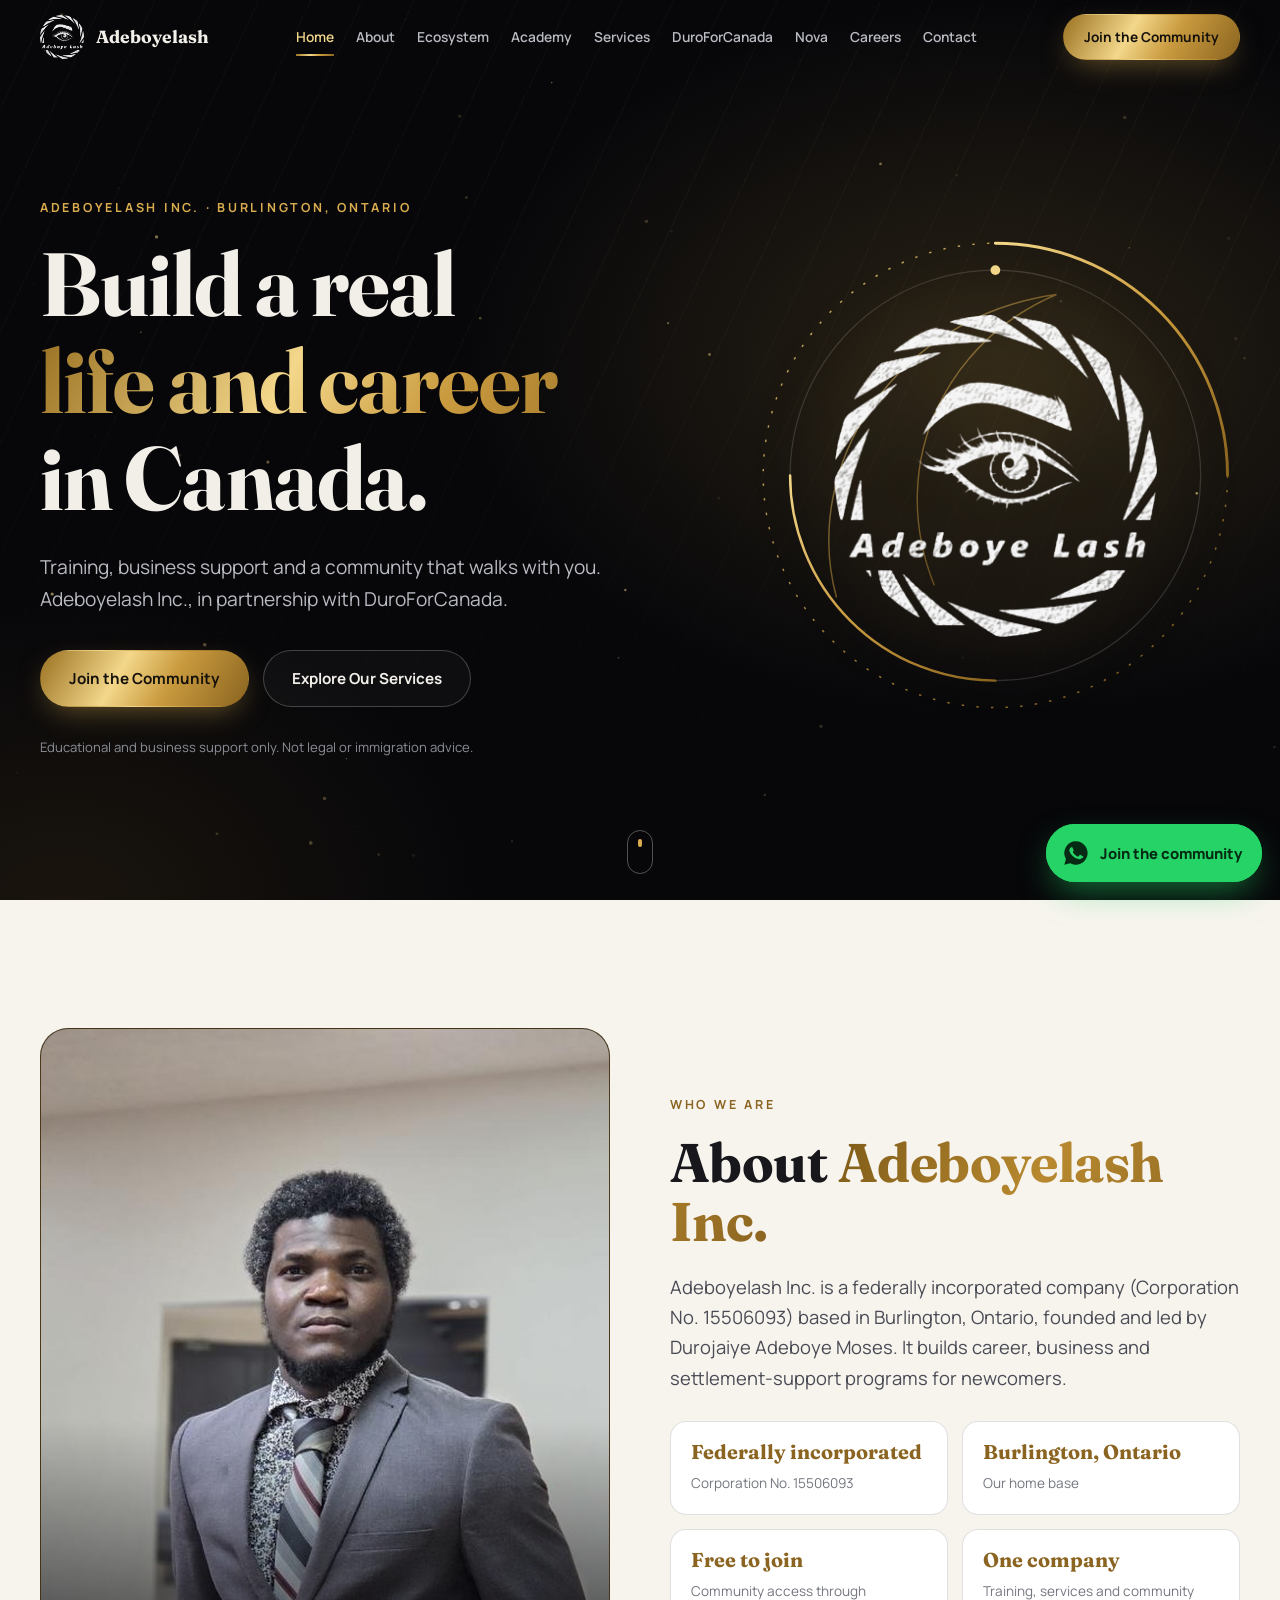
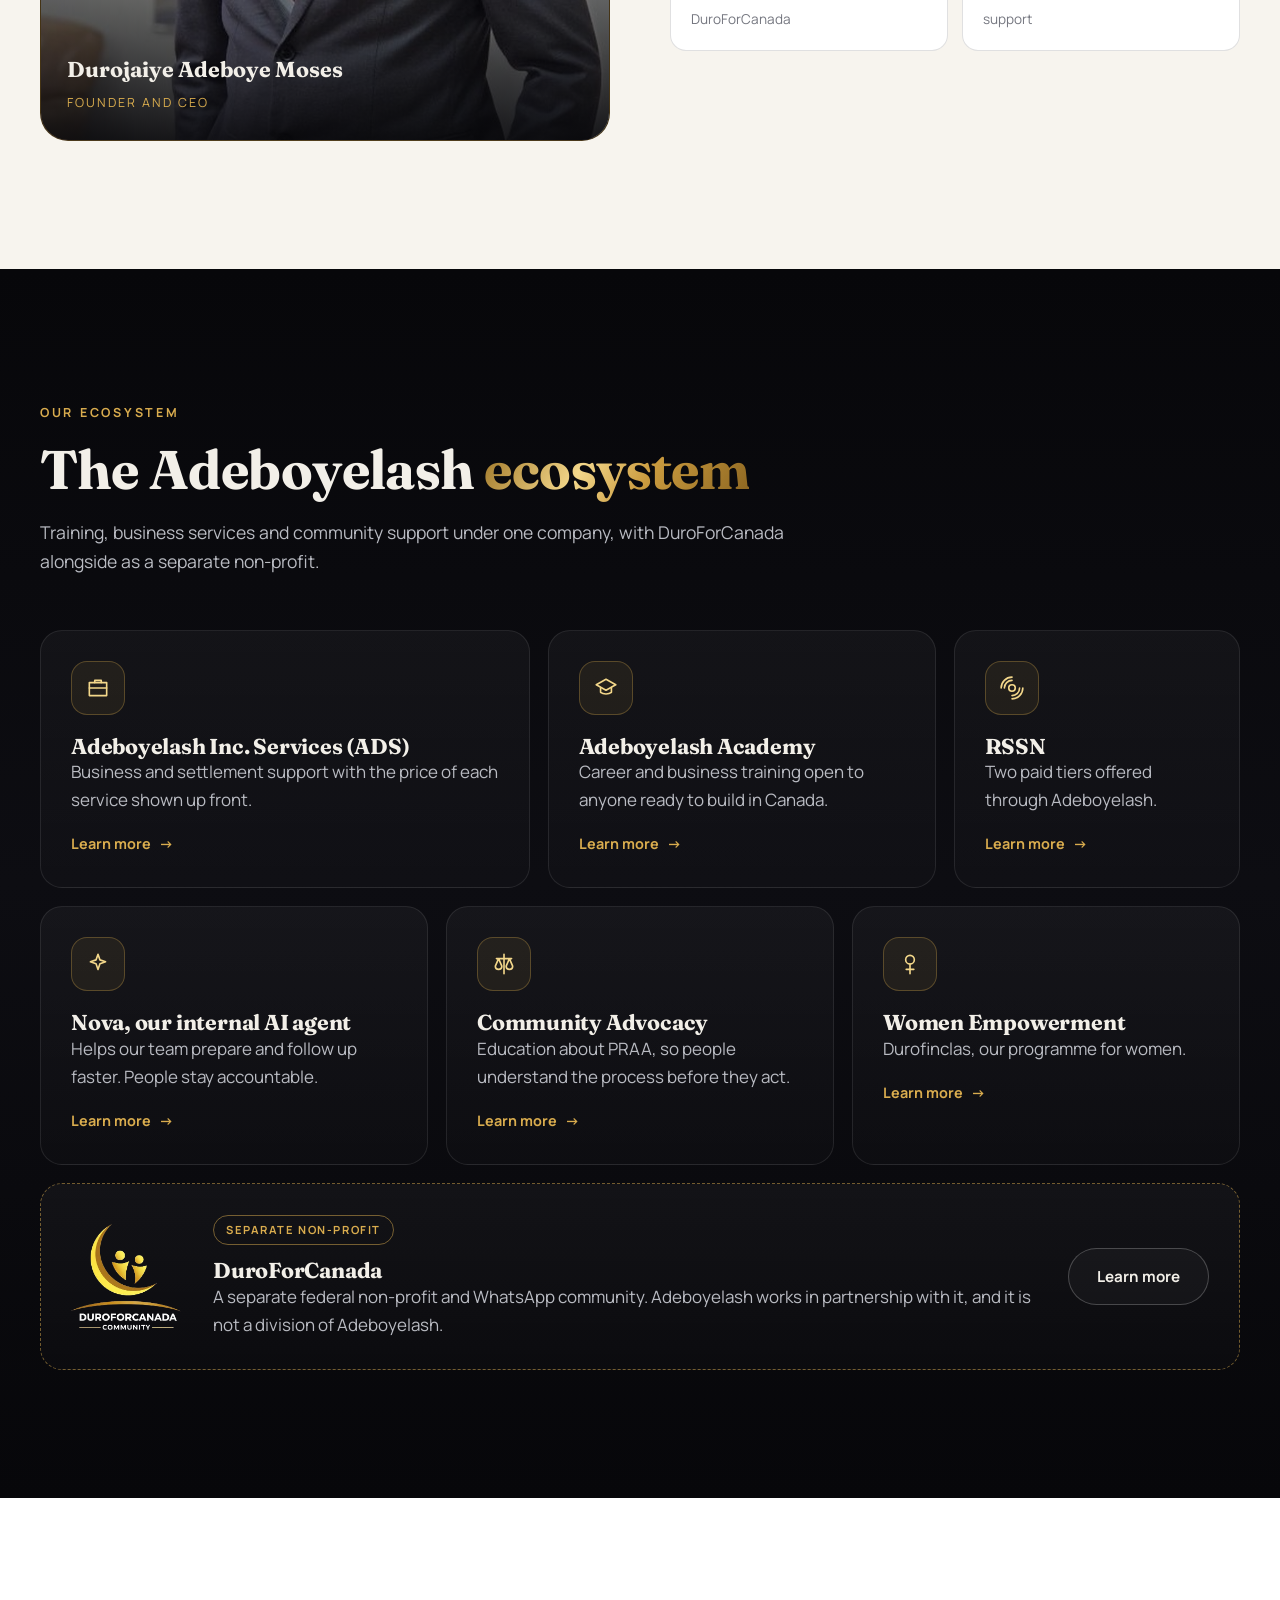
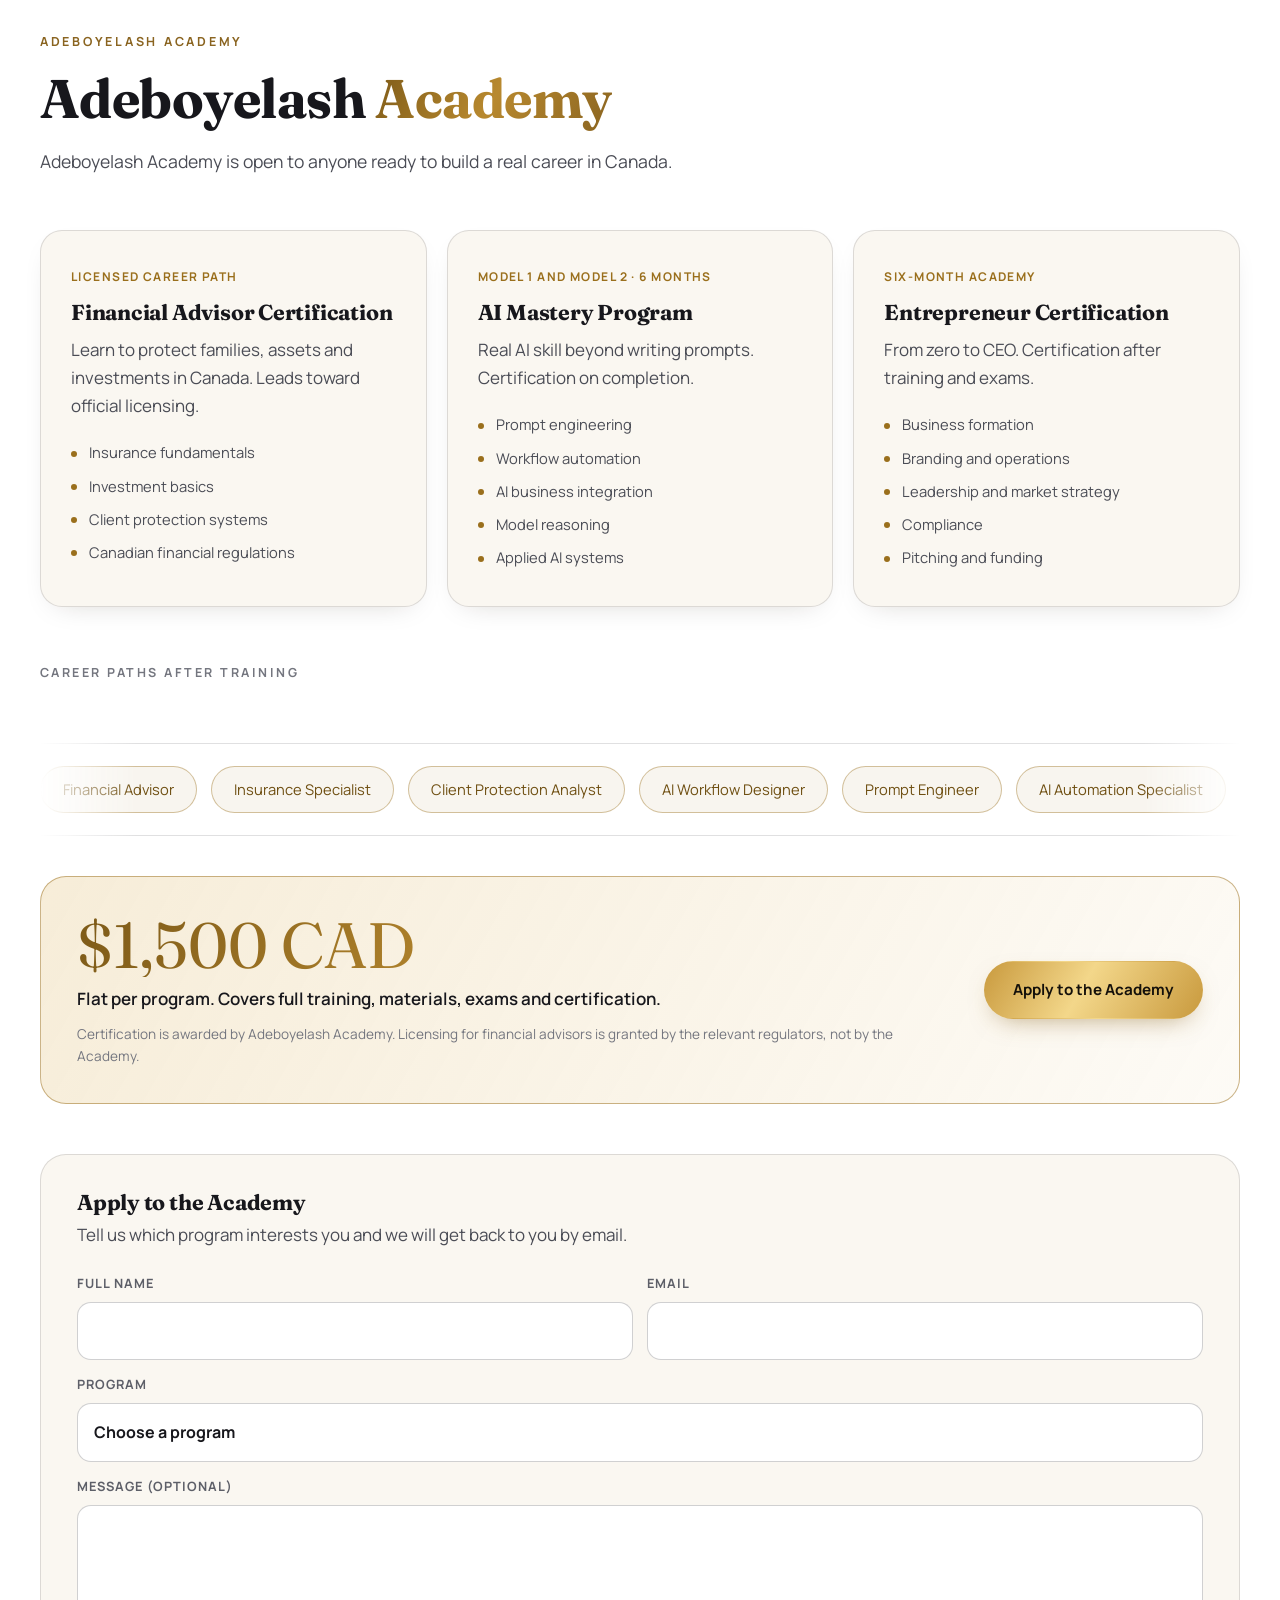
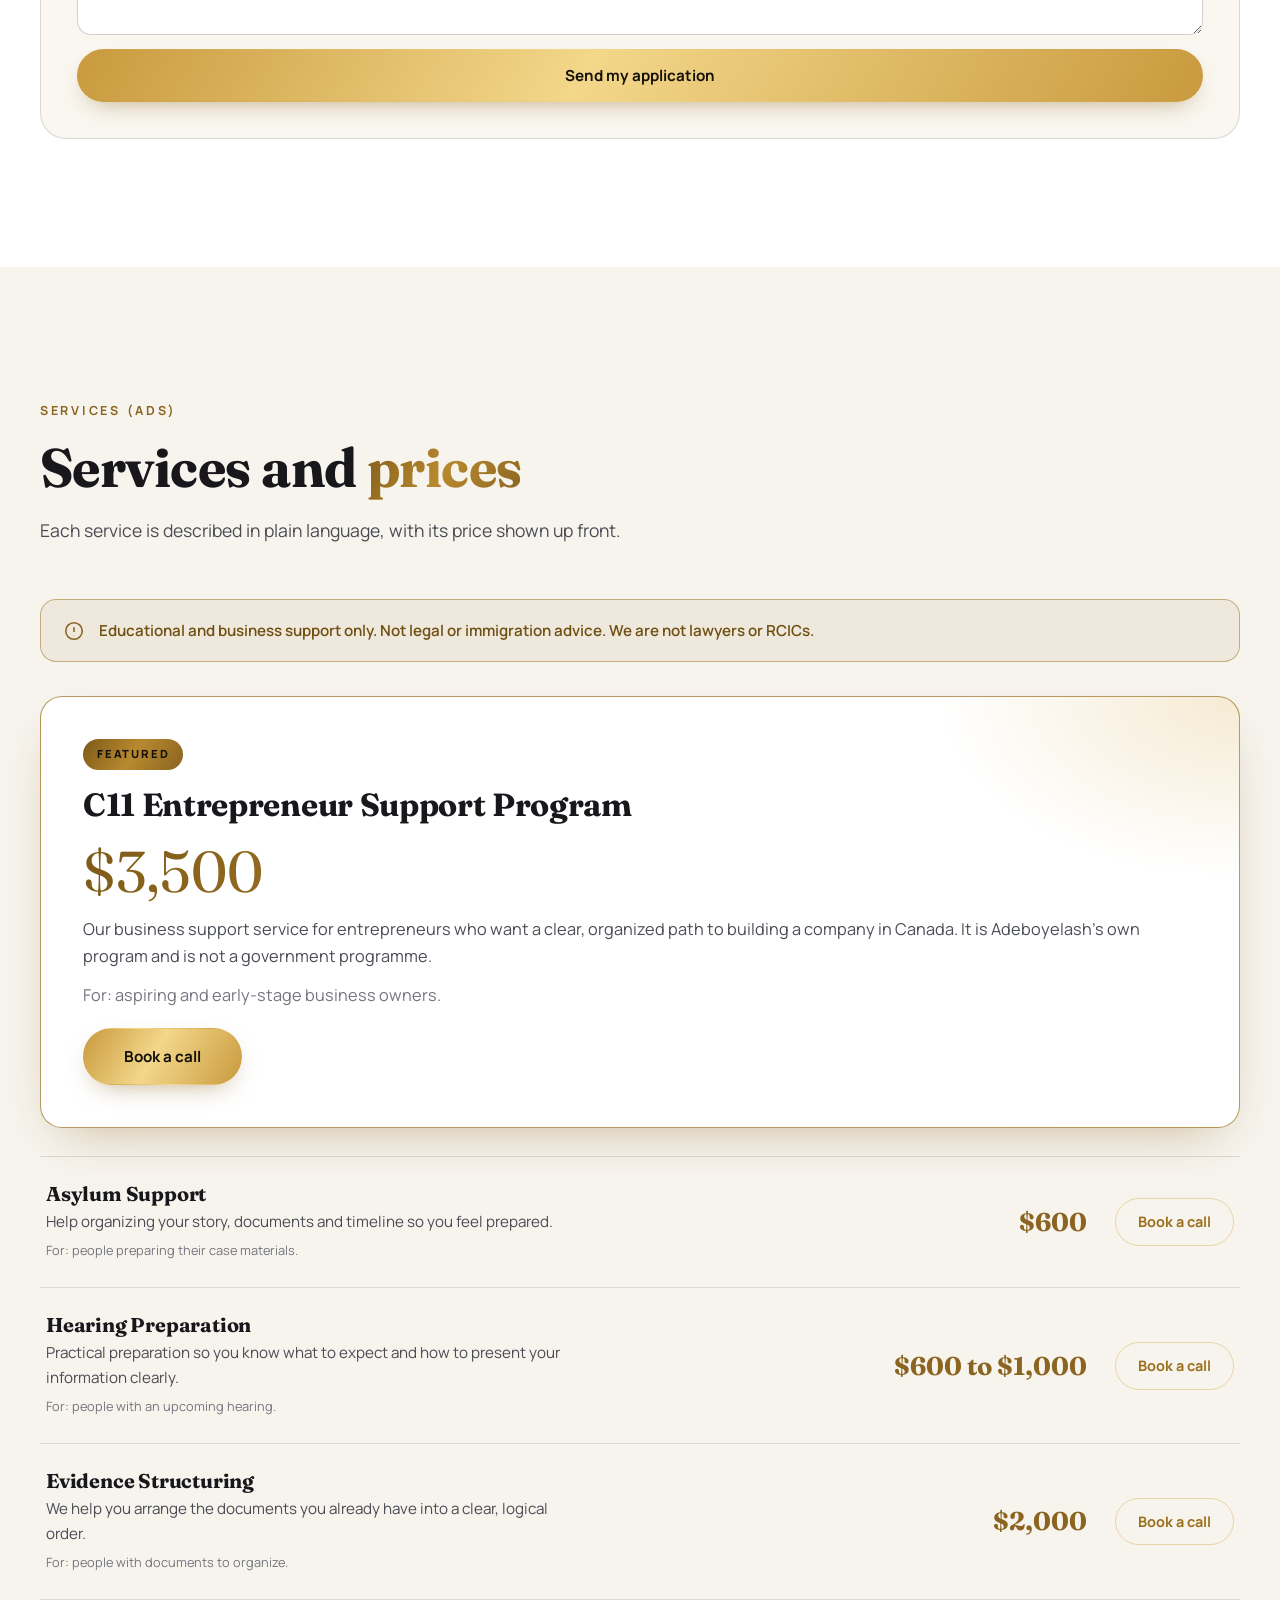
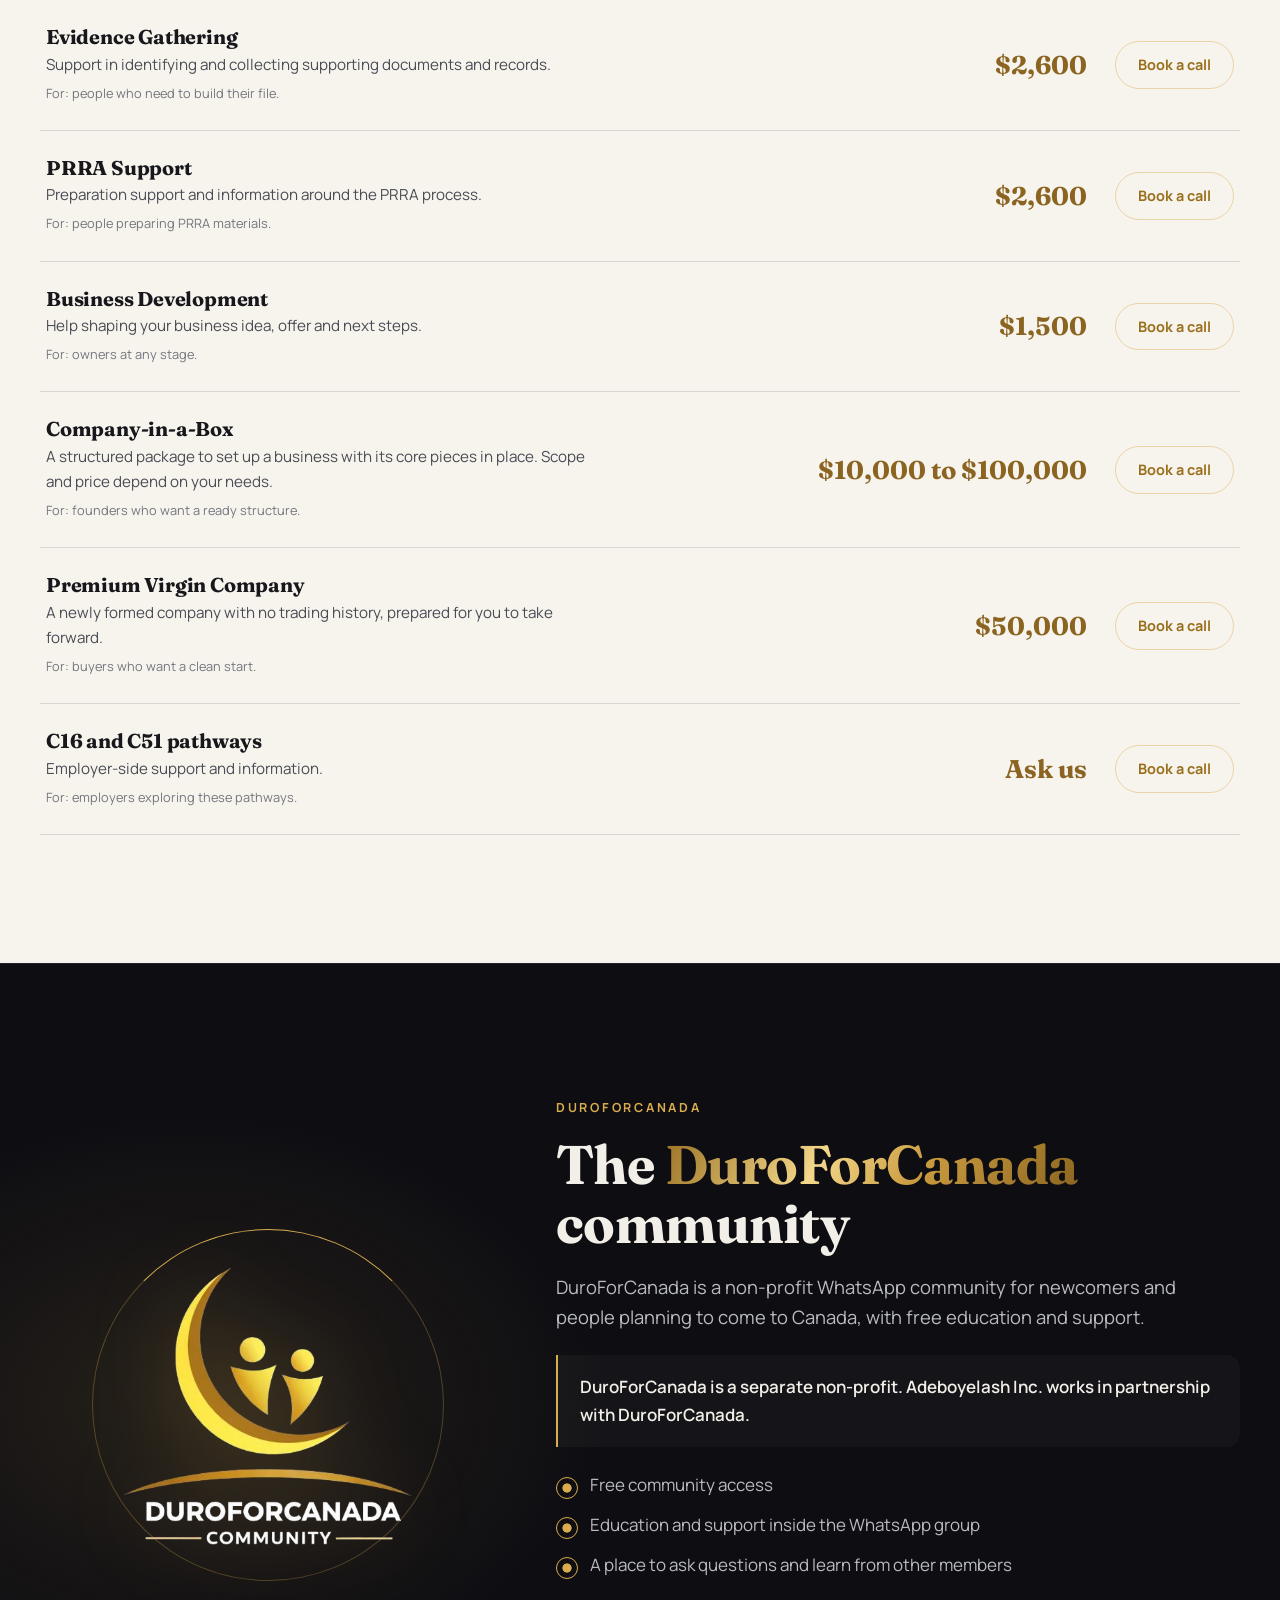
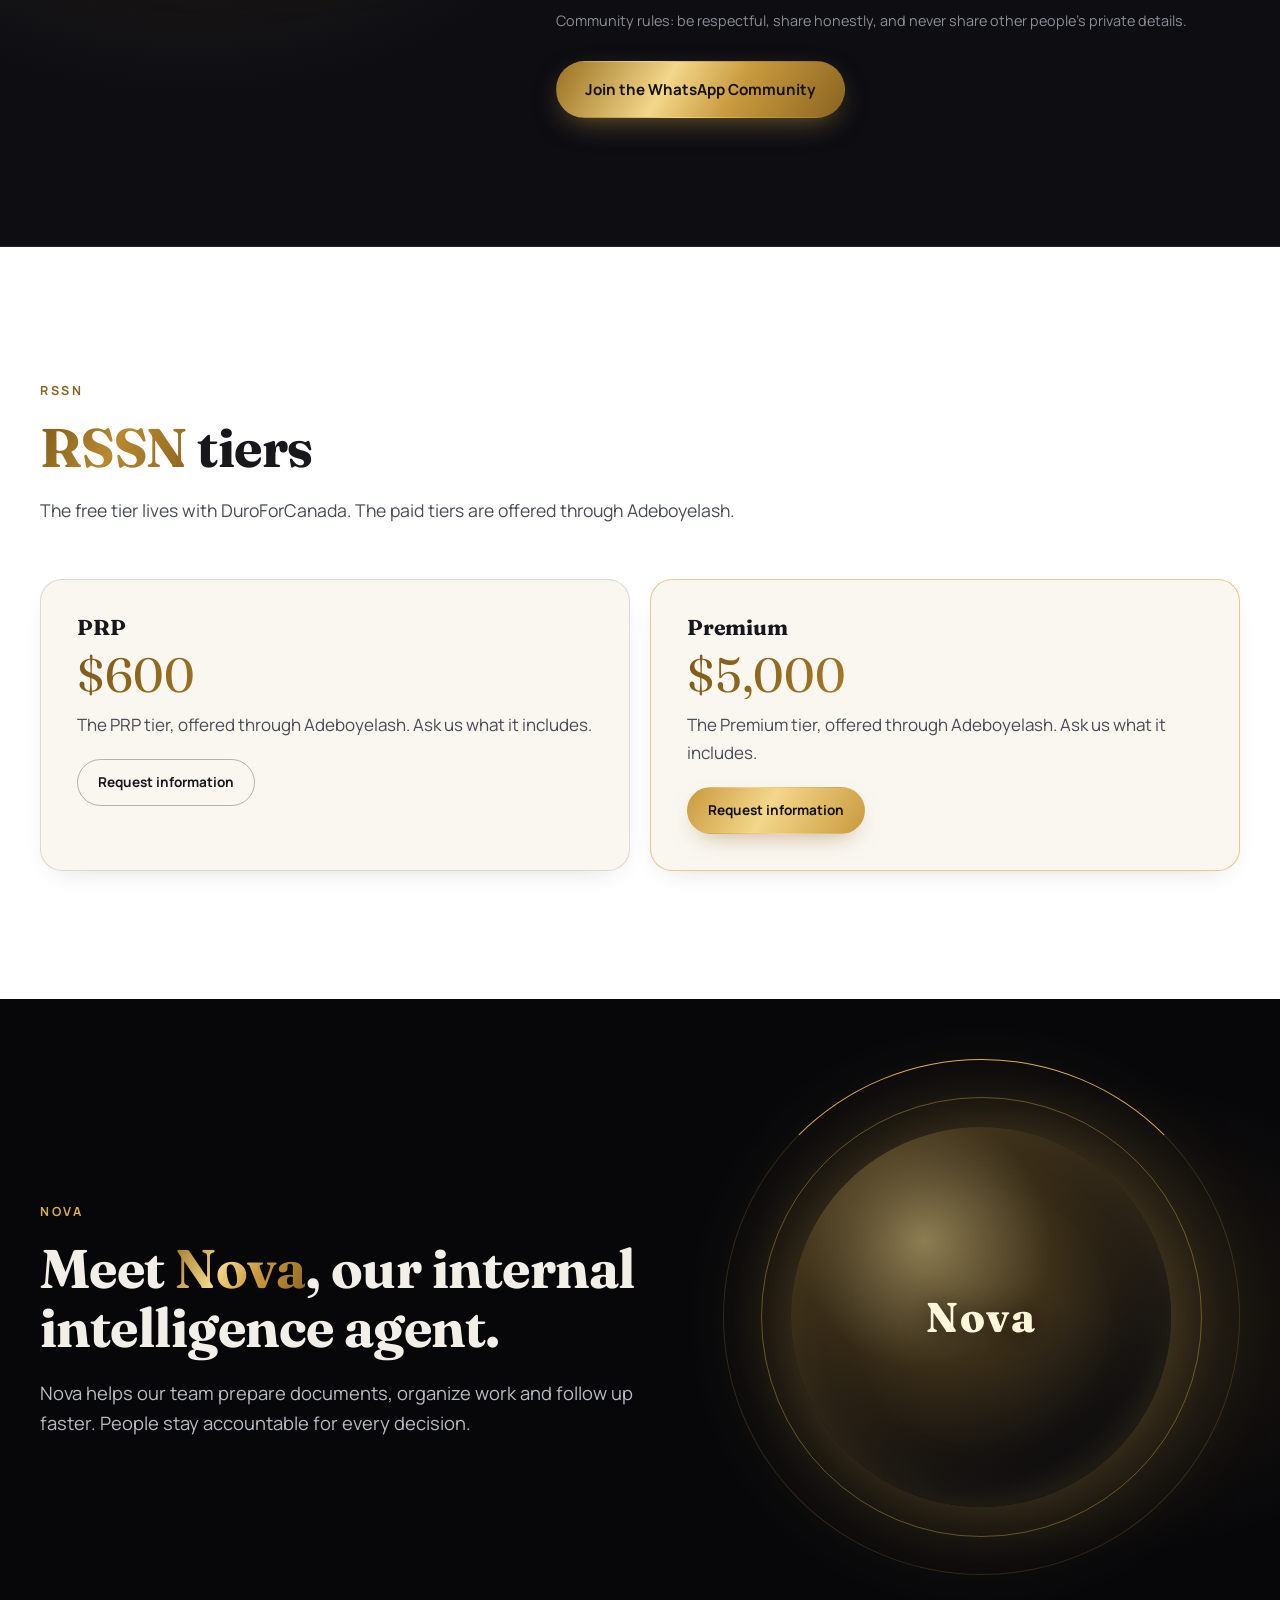
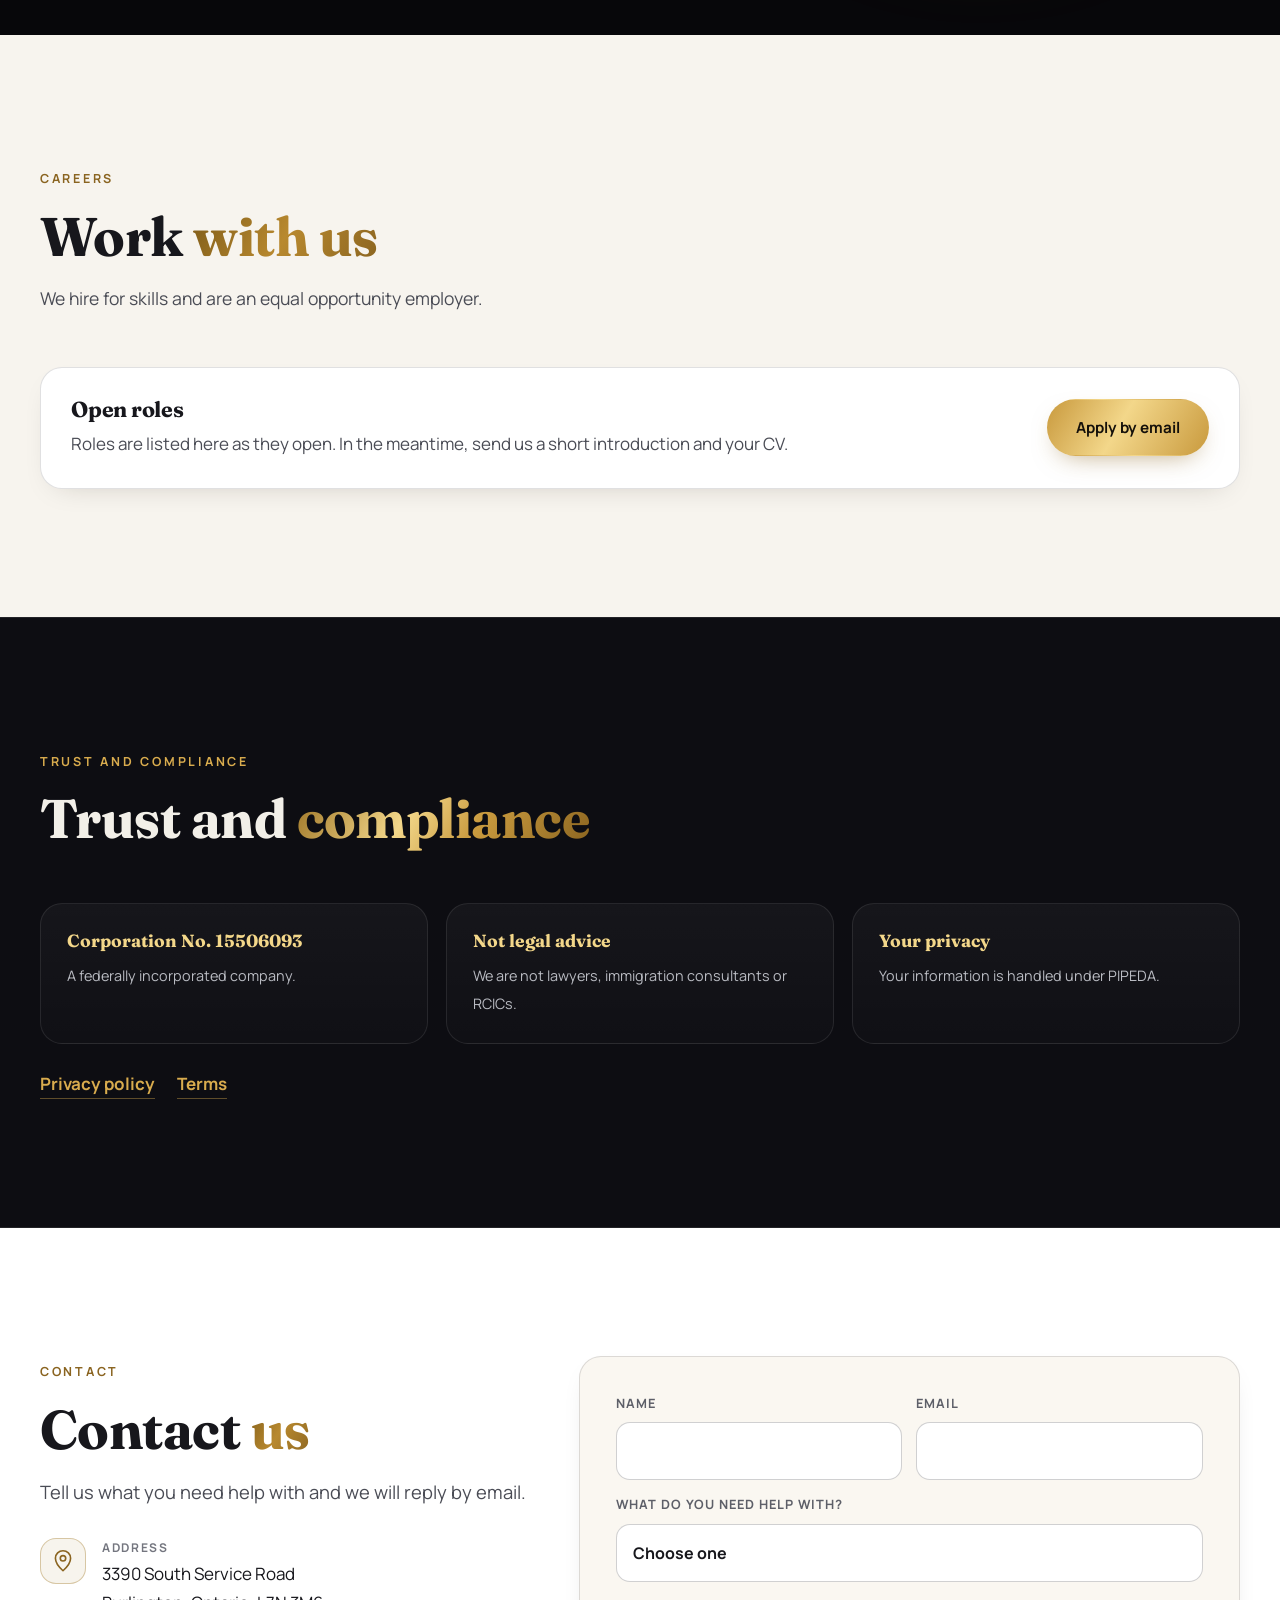
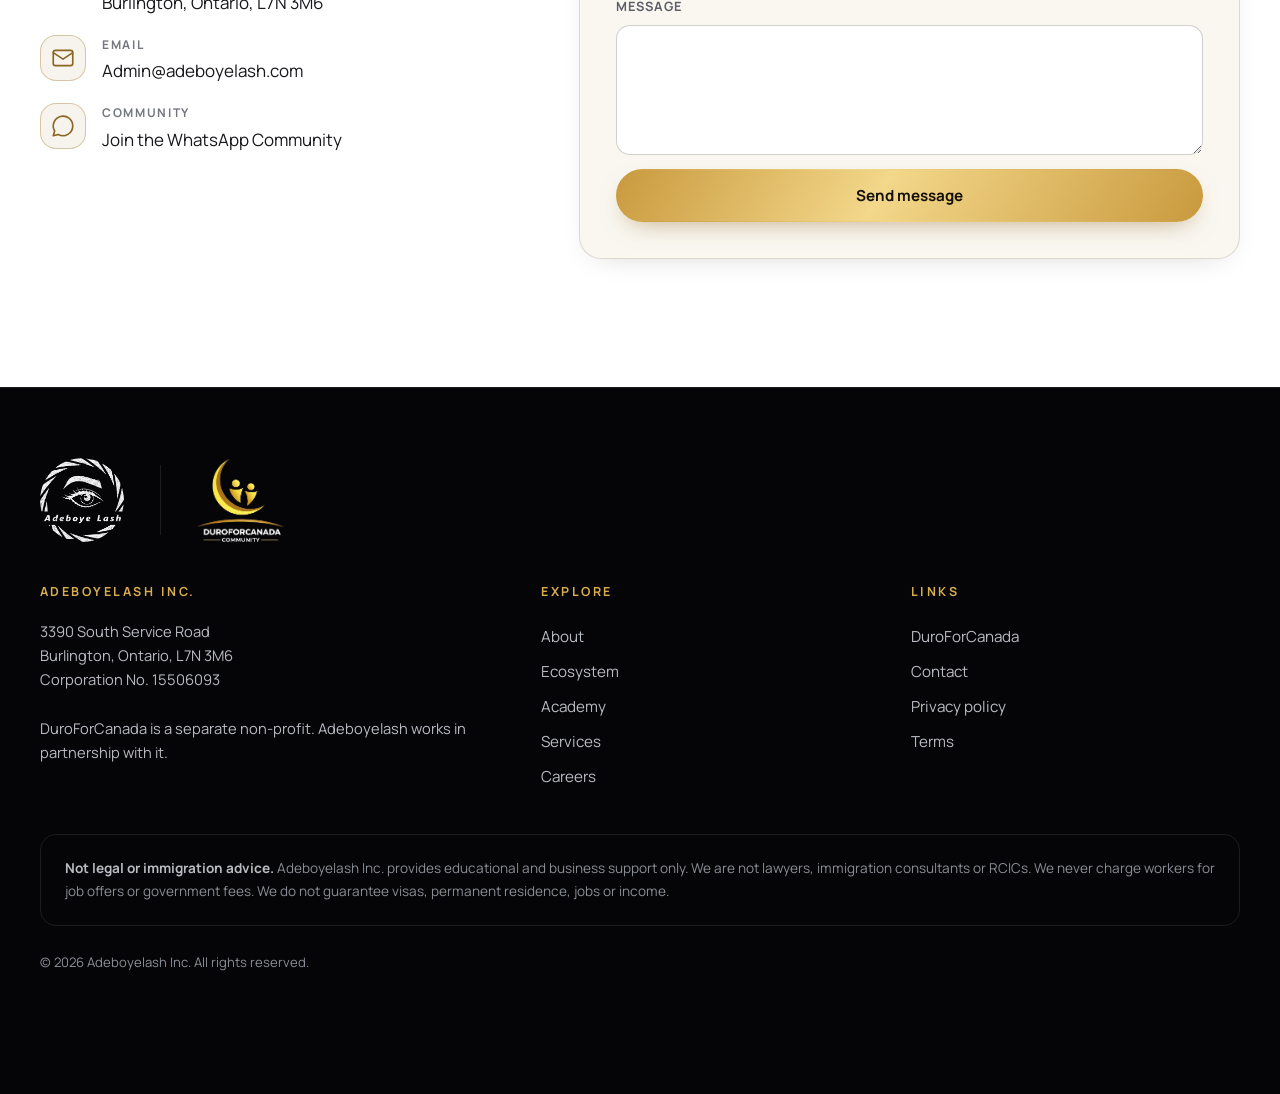
<file: index.html>
<!doctype html>
<html lang="en">
<head>
<meta charset="utf-8">
<meta name="viewport" content="width=device-width,initial-scale=1">
<title>Adeboyelash Inc. | Build a real life and career in Canada</title>
<meta name="description" content="Training, business support and a community that walks with you. Adeboyelash Inc., in partnership with DuroForCanada. Based in Burlington, Ontario.">
<meta name="theme-color" content="#07070a">
<meta property="og:type" content="website">
<meta property="og:title" content="Adeboyelash Inc. | Build a real life and career in Canada">
<meta property="og:description" content="Training, business support and a community that walks with you. In partnership with DuroForCanada.">
<meta property="og:image" content="assets/og-image.png">
<meta name="twitter:card" content="summary_large_image">
<link rel="icon" type="image/png" href="assets/favicon.png">
<link rel="preconnect" href="https://fonts.googleapis.com">
<link rel="preconnect" href="https://fonts.gstatic.com" crossorigin>
<link href="https://fonts.googleapis.com/css2?family=Fraunces:opsz,wght@9..144,600;9..144,700;9..144,800&family=Manrope:wght@400;500;600;700;800&display=swap" rel="stylesheet">
<link rel="stylesheet" href="style.css">
</head>
<body>
<div id="progress"></div>

<header class="nav" id="nav">
  <div class="wrap nav-in">
    <a href="#home" class="brand"><img src="assets/adeboyelash-logo.png" alt="Adeboyelash logo"><span>Adeboyelash</span></a>
    <nav class="menu" id="menu" aria-label="Main">
      <a href="#home">Home</a>
      <a href="#about">About</a>
      <a href="#ecosystem">Ecosystem</a>
      <a href="#academy">Academy</a>
      <a href="#services">Services</a>
      <a href="#duroforcanada">DuroForCanada</a>
      <a href="#nova">Nova</a>
      <a href="#careers">Careers</a>
      <a href="#contact">Contact</a>
      <a class="btn btn-gold m-cta" href="https://chat.whatsapp.com/C7K0RzdKSBw79hWDz0VLXU" target="_blank" rel="noopener">Join the Community</a>
    </nav>
    <a class="btn btn-gold btn-sm nav-cta" href="https://chat.whatsapp.com/C7K0RzdKSBw79hWDz0VLXU" target="_blank" rel="noopener">Join the Community</a>
    <button class="burger" id="burger" aria-label="Open menu" aria-expanded="false"><span></span><span></span><span></span></button>
  </div>
</header>

<main>
<!-- HERO -->
<section class="hero" id="home">
  <canvas id="dust" aria-hidden="true"></canvas>
  <div class="wrap hero-grid">
    <div>
      <div class="eyebrow">Adeboyelash Inc. · Burlington, Ontario</div>
      <h1>
        <span class="line"><span>Build a real</span></span>
        <span class="line"><span class="gold-text">life and career</span></span>
        <span class="line"><span>in Canada.</span></span>
      </h1>
      <p class="sub">Training, business support and a community that walks with you. Adeboyelash Inc., in partnership with DuroForCanada.</p>
      <div class="cta">
        <a class="btn btn-gold" href="https://chat.whatsapp.com/C7K0RzdKSBw79hWDz0VLXU" target="_blank" rel="noopener">Join the Community</a>
        <a class="btn btn-ghost" href="#services">Explore Our Services</a>
      </div>
      <p class="tiny">Educational and business support only. Not legal or immigration advice.</p>
    </div>
    <div class="emblem" aria-hidden="true">
      <svg viewBox="0 0 400 400" fill="none">
        <defs><linearGradient id="g" x1="0" y1="0" x2="1" y2="1"><stop offset="0" stop-color="#f3d78a"/><stop offset=".5" stop-color="#c99a3e"/><stop offset="1" stop-color="#8a6420"/></linearGradient></defs>
        <g class="ring-a"><circle cx="200" cy="200" r="190" stroke="url(#g)" stroke-width="1.2" stroke-dasharray="2 10" opacity=".8"/>
          <path d="M200 10 A190 190 0 0 1 390 200" stroke="url(#g)" stroke-width="2.4" stroke-linecap="round"/></g>
        <g class="ring-b"><circle cx="200" cy="200" r="168" stroke="rgba(255,255,255,.14)" stroke-width="1"/>
          <path d="M32 200 A168 168 0 0 0 200 368" stroke="url(#g)" stroke-width="2" stroke-linecap="round"/>
          <circle cx="200" cy="32" r="4" fill="#f3d78a"/></g>
        <path d="M70 300 C 40 190, 120 70, 250 52 C 160 90, 110 190, 150 290" stroke="url(#g)" stroke-width="1.2" opacity=".5"/>
      </svg>
      <img class="logo" src="assets/adeboyelash-logo.png" alt="">
    </div>
  </div>
  <div class="scroll-hint" aria-hidden="true"></div>
</section>

<!-- ABOUT -->
<section class="light" id="about">
  <div class="wrap about-grid">
    <div class="rv">
      <figure class="founder"><img src="assets/founder.jpg" alt="Durojaiye Adeboye Moses, Founder and CEO of Adeboyelash Inc." width="760" height="1000"><figcaption><b>Durojaiye Adeboye Moses</b><span>Founder and CEO</span></figcaption></figure>
    </div>
    <div>
      <div class="eyebrow rv">Who we are</div>
      <h2 class="rv">About <span class="gold-text">Adeboyelash Inc.</span></h2>
      <p class="lead rv d1" style="margin-top:20px">Adeboyelash Inc. is a federally incorporated company (Corporation No. 15506093) based in Burlington, Ontario, founded and led by Durojaiye Adeboye Moses. It builds career, business and settlement-support programs for newcomers.</p>
      <div class="proof rv d2">
        <div><b>Federally incorporated</b><span>Corporation No. 15506093</span></div>
        <div><b>Burlington, Ontario</b><span>Our home base</span></div>
        <div><b>Free to join</b><span>Community access through DuroForCanada</span></div>
        <div><b>One company</b><span>Training, services and community support</span></div>
      </div>
    </div>
  </div>
</section>

<!-- ECOSYSTEM -->
<section class="eco" id="ecosystem">
  <div class="wrap">
    <div class="sec-head">
      <div class="eyebrow rv">Our ecosystem</div>
      <h2 class="rv">The Adeboyelash <span class="gold-text">ecosystem</span></h2>
      <p class="rv d1">Training, business services and community support under one company, with DuroForCanada alongside as a separate non-profit.</p>
    </div>

    <div class="bento">
      <article class="card b-ads rv">
        <div class="ico"><svg viewBox="0 0 24 24"><path d="M4 7h16v12H4z"/><path d="M9 7V5h6v2M4 12h16"/></svg></div>
        <h3>Adeboyelash Inc. Services (ADS)</h3>
        <p>Business and settlement support with the price of each service shown up front.</p>
        <a class="more" href="#services">Learn more</a>
      </article>
      <article class="card b-acad rv d1">
        <div class="ico"><svg viewBox="0 0 24 24"><path d="M3 9l9-5 9 5-9 5-9-5z"/><path d="M7 11.5V16c2.5 2 7.5 2 10 0v-4.5"/></svg></div>
        <h3>Adeboyelash Academy</h3>
        <p>Career and business training open to anyone ready to build in Canada.</p>
        <a class="more" href="#academy">Learn more</a>
      </article>
      <article class="card b-rssn rv d2">
        <div class="ico"><svg viewBox="0 0 24 24"><circle cx="12" cy="12" r="3"/><path d="M5 12a7 7 0 0 1 7-7M19 12a7 7 0 0 1-7 7M2 12a10 10 0 0 1 10-10M22 12a10 10 0 0 1-10 10"/></svg></div>
        <h3>RSSN</h3>
        <p>Two paid tiers offered through Adeboyelash.</p>
        <a class="more" href="#rssn">Learn more</a>
      </article>
      <article class="card b-nova rv">
        <div class="ico"><svg viewBox="0 0 24 24"><path d="M12 3l1.8 5.2L19 10l-5.2 1.8L12 17l-1.8-5.2L5 10l5.2-1.8z"/></svg></div>
        <h3>Nova, our internal AI agent</h3>
        <p>Helps our team prepare and follow up faster. People stay accountable.</p>
        <a class="more" href="#nova">Learn more</a>
      </article>
      <article class="card b-adv rv d1">
        <div class="ico"><svg viewBox="0 0 24 24"><path d="M12 3v18M5 7h14M7 7l-3 7a3 3 0 0 0 6 0L7 7zM17 7l-3 7a3 3 0 0 0 6 0l-3-7z"/></svg></div>
        <h3>Community Advocacy</h3>
        <p>Education about PRAA, so people understand the process before they act.</p>
        <a class="more" href="#contact">Learn more</a>
      </article>
      <article class="card b-wom rv d2">
        <div class="ico"><svg viewBox="0 0 24 24"><circle cx="12" cy="8" r="4"/><path d="M12 12v9M8.5 17h7"/></svg></div>
        <h3>Women Empowerment</h3>
        <p>Durofinclas, our programme for women.</p>
        <a class="more" href="#contact">Learn more</a>
      </article>
      <article class="card b-duro rv">
        <img src="assets/duroforcanada-logo.png" alt="DuroForCanada Community logo">
        <div>
          <span class="tag">Separate non-profit</span>
          <h3>DuroForCanada</h3>
          <p>A separate federal non-profit and WhatsApp community. Adeboyelash works in partnership with it, and it is not a division of Adeboyelash.</p>
        </div>
        <a class="btn btn-ghost" href="#duroforcanada">Learn more</a>
      </article>
    </div>
  </div>
</section>

<!-- ACADEMY -->
<section class="academy light white" id="academy">
  <div class="wrap">
    <div class="sec-head">
      <div class="eyebrow rv">Adeboyelash Academy</div>
      <h2 class="rv">Adeboyelash <span class="gold-text">Academy</span></h2>
      <p class="rv d1">Adeboyelash Academy is open to anyone ready to build a real career in Canada.</p>
    </div>

    <div class="acad-grid">
      <article class="card acad-card rv">
        <span class="dur">Licensed career path</span>
        <h3>Financial Advisor Certification</h3>
        <p style="margin-top:12px">Learn to protect families, assets and investments in Canada. Leads toward official licensing.</p>
        <ul><li>Insurance fundamentals</li><li>Investment basics</li><li>Client protection systems</li><li>Canadian financial regulations</li></ul>
      </article>
      <article class="card acad-card rv d1">
        <span class="dur">Model 1 and Model 2 · 6 months</span>
        <h3>AI Mastery Program</h3>
        <p style="margin-top:12px">Real AI skill beyond writing prompts. Certification on completion.</p>
        <ul><li>Prompt engineering</li><li>Workflow automation</li><li>AI business integration</li><li>Model reasoning</li><li>Applied AI systems</li></ul>
      </article>
      <article class="card acad-card rv d2">
        <span class="dur">Six-month academy</span>
        <h3>Entrepreneur Certification</h3>
        <p style="margin-top:12px">From zero to CEO. Certification after training and exams.</p>
        <ul><li>Business formation</li><li>Branding and operations</li><li>Leadership and market strategy</li><li>Compliance</li><li>Pitching and funding</li></ul>
      </article>
    </div>

    <p class="marq-label rv">Career paths after training</p>
    <div class="marquee rv">
      <div class="track" id="track">
        <span>Financial Advisor</span><span>Insurance Specialist</span><span>Client Protection Analyst</span><span>AI Workflow Designer</span><span>Prompt Engineer</span><span>AI Automation Specialist</span><span>Business Owner</span><span>Startup Founder</span><span>Operations Coordinator</span><span>Community Project Lead</span><span>Digital Strategy Assistant</span><span>Entrepreneurial Consultant</span>
      </div>
    </div>

    <div class="price-block rv">
      <div>
        <div class="amt gold-text">$1,500 CAD</div>
        <p style="margin-top:8px;color:var(--text);font-weight:600">Flat per program. Covers full training, materials, exams and certification.</p>
        <small>Certification is awarded by Adeboyelash Academy. Licensing for financial advisors is granted by the relevant regulators, not by the Academy.</small>
      </div>
      <a class="btn btn-gold" href="#apply">Apply to the Academy</a>
    </div>

    <div class="apply rv" id="apply">
      <h3>Apply to the Academy</h3>
      <p>Tell us which program interests you and we will get back to you by email.</p>
      <form class="js-form" data-subject="Academy application">
        <div class="fgrid">
          <label>Full name<input name="name" required autocomplete="name"></label>
          <label>Email<input type="email" name="email" required autocomplete="email"></label>
        </div>
        <label>Program
          <select name="program" required>
            <option value="">Choose a program</option>
            <option>Financial Advisor Certification</option>
            <option>AI Mastery Program</option>
            <option>Entrepreneur Certification</option>
          </select>
        </label>
        <label>Message (optional)<textarea name="message"></textarea></label>
        <input class="hp" type="text" name="_honey" tabindex="-1" autocomplete="off" aria-hidden="true">
        <button class="btn btn-gold" type="submit">Send my application</button>
        <div class="form-msg" role="status"></div>
      </form>
    </div>
  </div>
</section>

<!-- SERVICES -->
<section class="light" id="services">
  <div class="wrap">
    <div class="sec-head">
      <div class="eyebrow rv">Services (ADS)</div>
      <h2 class="rv">Services and <span class="gold-text">prices</span></h2>
      <p class="rv d1">Each service is described in plain language, with its price shown up front.</p>
    </div>
    <div class="notice rv"><svg viewBox="0 0 24 24"><circle cx="12" cy="12" r="9"/><path d="M12 8v5M12 16.5v.5"/></svg><span>Educational and business support only. Not legal or immigration advice. We are not lawyers or RCICs.</span></div>

    <div class="featwrap"><article class="card svc hero-card rv">
        <span class="flag">Featured</span>
        <h3>C11 Entrepreneur Support Program</h3>
        <div class="price gold-text">$3,500</div>
        <p>Our business support service for entrepreneurs who want a clear, organized path to building a company in Canada. It is Adeboyelash's own program and is not a government programme.</p>
        <p class="who">For: aspiring and early-stage business owners.</p>
        <a class="btn btn-gold" href="#contact" data-prefill="Book a call: C11 Entrepreneur Support Program">Book a call</a>
      </article></div>
<div class="board">
<div class="row rv"><div class="r-main"><h3>Asylum Support</h3><p>Help organizing your story, documents and timeline so you feel prepared.</p><span class="who">For: people preparing their case materials.</span></div><div class="r-price">$600</div><a class="r-btn" href="#contact" data-prefill="Book a call: Asylum Support">Book a call</a></div>
<div class="row rv"><div class="r-main"><h3>Hearing Preparation</h3><p>Practical preparation so you know what to expect and how to present your information clearly.</p><span class="who">For: people with an upcoming hearing.</span></div><div class="r-price">$600 to $1,000</div><a class="r-btn" href="#contact" data-prefill="Book a call: Hearing Preparation">Book a call</a></div>
<div class="row rv"><div class="r-main"><h3>Evidence Structuring</h3><p>We help you arrange the documents you already have into a clear, logical order.</p><span class="who">For: people with documents to organize.</span></div><div class="r-price">$2,000</div><a class="r-btn" href="#contact" data-prefill="Book a call: Evidence Structuring">Book a call</a></div>
<div class="row rv"><div class="r-main"><h3>Evidence Gathering</h3><p>Support in identifying and collecting supporting documents and records.</p><span class="who">For: people who need to build their file.</span></div><div class="r-price">$2,600</div><a class="r-btn" href="#contact" data-prefill="Book a call: Evidence Gathering">Book a call</a></div>
<div class="row rv"><div class="r-main"><h3>PRRA Support</h3><p>Preparation support and information around the PRRA process.</p><span class="who">For: people preparing PRRA materials.</span></div><div class="r-price">$2,600</div><a class="r-btn" href="#contact" data-prefill="Book a call: PRRA Support">Book a call</a></div>
<div class="row rv"><div class="r-main"><h3>Business Development</h3><p>Help shaping your business idea, offer and next steps.</p><span class="who">For: owners at any stage.</span></div><div class="r-price">$1,500</div><a class="r-btn" href="#contact" data-prefill="Book a call: Business Development">Book a call</a></div>
<div class="row rv"><div class="r-main"><h3>Company-in-a-Box</h3><p>A structured package to set up a business with its core pieces in place. Scope and price depend on your needs.</p><span class="who">For: founders who want a ready structure.</span></div><div class="r-price">$10,000 to $100,000</div><a class="r-btn" href="#contact" data-prefill="Book a call: Company-in-a-Box">Book a call</a></div>
<div class="row rv"><div class="r-main"><h3>Premium Virgin Company</h3><p>A newly formed company with no trading history, prepared for you to take forward.</p><span class="who">For: buyers who want a clean start.</span></div><div class="r-price">$50,000</div><a class="r-btn" href="#contact" data-prefill="Book a call: Premium Virgin Company">Book a call</a></div>
<div class="row rv"><div class="r-main"><h3>C16 and C51 pathways</h3><p>Employer-side support and information.</p><span class="who">For: employers exploring these pathways.</span></div><div class="r-price">Ask us</div><a class="r-btn" href="#contact" data-prefill="Book a call: C16 and C51 pathways">Book a call</a></div>
</div></div>
  </div>
</section>

<!-- DUROFORCANADA -->
<section class="duro" id="duroforcanada">
  <div class="wrap duro-grid">
    <div class="duro-logo rv"><img src="assets/duroforcanada-logo.png" alt="DuroForCanada Community logo"></div>
    <div>
      <div class="eyebrow rv">DuroForCanada</div>
      <h2 class="rv">The <span class="gold-text">DuroForCanada</span> community</h2>
      <p class="lead rv d1" style="margin-top:18px">DuroForCanada is a non-profit WhatsApp community for newcomers and people planning to come to Canada, with free education and support.</p>
      <div class="sep-note rv d2">DuroForCanada is a separate non-profit. Adeboyelash Inc. works in partnership with DuroForCanada.</div>
      <ul class="ticks rv d2">
        <li>Free community access</li>
        <li>Education and support inside the WhatsApp group</li>
                <li>A place to ask questions and learn from other members</li>
      </ul>
      <p class="rules rv">Community rules: be respectful, share honestly, and never share other people's private details.</p>
      <a class="btn btn-gold rv" href="https://chat.whatsapp.com/C7K0RzdKSBw79hWDz0VLXU" target="_blank" rel="noopener">Join the WhatsApp Community</a>
    </div>
  </div>
</section>

<!-- RSSN -->
<section class="light white" id="rssn">
  <div class="wrap">
    <div class="sec-head">
      <div class="eyebrow rv">RSSN</div>
      <h2 class="rv"><span class="gold-text">RSSN</span> tiers</h2>
      <p class="rv d1">The free tier lives with DuroForCanada. The paid tiers are offered through Adeboyelash.</p>
    </div>
    <div class="two">
      <article class="card tier rv"><h3>PRP</h3><div class="price gold-text">$600</div><p>The PRP tier, offered through Adeboyelash. Ask us what it includes.</p><a class="btn btn-ghost btn-sm" style="margin-top:20px" href="#contact" data-prefill="Request information: RSSN PRP">Request information</a></article>
      <article class="card tier rv d1" style="border-color:rgba(217,172,78,.6)"><h3>Premium</h3><div class="price gold-text">$5,000</div><p>The Premium tier, offered through Adeboyelash. Ask us what it includes.</p><a class="btn btn-gold btn-sm" style="margin-top:20px" href="#contact" data-prefill="Request information: RSSN Premium">Request information</a></article>
    </div>
  </div>
</section>

<!-- NOVA -->
<section class="nova" id="nova">
  <div class="wrap nova-grid">
    <div>
      <div class="eyebrow rv">Nova</div>
      <h2 class="rv">Meet <span class="gold-text">Nova</span>, our internal intelligence agent.</h2>
      <p class="lead rv d1" style="margin-top:20px">Nova helps our team prepare documents, organize work and follow up faster. People stay accountable for every decision.</p>
    </div>
    <div class="orb rv d2" aria-hidden="true"><span>Nova</span></div>
  </div>
</section>

<!-- CAREERS -->
<section class="careers light" id="careers">
  <div class="wrap">
    <div class="sec-head">
      <div class="eyebrow rv">Careers</div>
      <h2 class="rv">Work <span class="gold-text">with us</span></h2>
      <p class="rv d1">We hire for skills and are an equal opportunity employer.</p>
    </div>
    <article class="card role rv">
      <div>
        <h3>Open roles</h3>
        <p style="margin-top:8px">Roles are listed here as they open. In the meantime, send us a short introduction and your CV.</p>
      </div>
      <a class="btn btn-gold" href="mailto:HR@adeboyelash.com?subject=Application">Apply by email</a>
    </article>
  </div>
</section>

<!-- TRUST -->
<section class="trust" id="trust">
  <div class="wrap">
    <div class="sec-head">
      <div class="eyebrow rv">Trust and compliance</div>
      <h2 class="rv">Trust and <span class="gold-text">compliance</span></h2>
    </div>
    <div class="trust-grid">
      <div class="card rv"><b>Corporation No. 15506093</b><span>A federally incorporated company.</span></div>
      <div class="card rv d1"><b>Not legal advice</b><span>We are not lawyers, immigration consultants or RCICs.</span></div>
      <div class="card rv d2"><b>Your privacy</b><span>Your information is handled under PIPEDA.</span></div>
    </div>
    <div class="trust-links rv"><a href="privacy.html">Privacy policy</a><a href="terms.html">Terms</a></div>
  </div>
</section>

<!-- CONTACT -->
<section class="light white" id="contact">
  <div class="wrap contact-grid">
    <div>
      <div class="eyebrow rv">Contact</div>
      <h2 class="rv">Contact <span class="gold-text">us</span></h2>
      <p class="lead rv d1" style="margin-top:18px">Tell us what you need help with and we will reply by email.</p>
      <ul class="info-list rv d2">
        <li><div class="ico"><svg viewBox="0 0 24 24"><path d="M12 21s7-6.2 7-11.5A7 7 0 0 0 5 9.5C5 14.8 12 21 12 21z"/><circle cx="12" cy="9.5" r="2.5"/></svg></div><div><b>Address</b>3390 South Service Road<br>Burlington, Ontario, L7N 3M6</div></li>
        <li><div class="ico"><svg viewBox="0 0 24 24"><rect x="3" y="5" width="18" height="14" rx="2"/><path d="M3 7l9 6 9-6"/></svg></div><div><b>Email</b><a href="mailto:Admin@adeboyelash.com">Admin@adeboyelash.com</a></div></li>
        <li><div class="ico"><svg viewBox="0 0 24 24"><path d="M21 12a9 9 0 0 1-13.4 7.8L3 21l1.3-4.4A9 9 0 1 1 21 12z"/></svg></div><div><b>Community</b><a href="https://chat.whatsapp.com/C7K0RzdKSBw79hWDz0VLXU" target="_blank" rel="noopener">Join the WhatsApp Community</a></div></li>
      </ul>
    </div>
    <div class="card form-card rv d1" style="transform:none">
      <form class="js-form" data-subject="Website enquiry">
        <div class="fgrid">
          <label>Name<input name="name" required autocomplete="name"></label>
          <label>Email<input type="email" name="email" required autocomplete="email"></label>
        </div>
        <label>What do you need help with?
          <select name="topic" id="topic" required>
            <option value="">Choose one</option>
            <option>Joining the community</option>
            <option>Adeboyelash Academy</option>
            <option>Services (ADS)</option>
            <option>RSSN</option>
            <option>Careers</option>
            <option>Something else</option>
          </select>
        </label>
        <label>Message<textarea name="message" id="message" required></textarea></label>
        <input class="hp" type="text" name="_honey" tabindex="-1" autocomplete="off" aria-hidden="true">
        <button class="btn btn-gold" type="submit">Send message</button>
        <div class="form-msg" role="status"></div>
      </form>
    </div>
  </div>
</section>
</main>

<footer>
  <div class="wrap">
    <div class="f-logos">
      <img class="a" src="assets/adeboyelash-logo.png" alt="Adeboyelash logo">
      <span class="div"></span>
      <img class="d" src="assets/duroforcanada-logo.png" alt="DuroForCanada Community logo">
    </div>
    <div class="f-top">
      <div><h4>Adeboyelash Inc.</h4><p>3390 South Service Road<br>Burlington, Ontario, L7N 3M6<br>Corporation No. 15506093<br><br>DuroForCanada is a separate non-profit. Adeboyelash works in partnership with it.</p></div>
      <div><h4>Explore</h4><a href="#about">About</a><a href="#ecosystem">Ecosystem</a><a href="#academy">Academy</a><a href="#services">Services</a><a href="#careers">Careers</a></div>
      <div><h4>Links</h4><a href="#duroforcanada">DuroForCanada</a><a href="#contact">Contact</a><a href="privacy.html">Privacy policy</a><a href="terms.html">Terms</a></div>
    </div>
    <div class="disclaimer"><b>Not legal or immigration advice.</b> Adeboyelash Inc. provides educational and business support only. We are not lawyers, immigration consultants or RCICs. We never charge workers for job offers or government fees. We do not guarantee visas, permanent residence, jobs or income.</div>
    <p class="copy">&copy; <span id="yr">2026</span> Adeboyelash Inc. All rights reserved.</p>
  </div>
</footer>

<a class="wa" href="https://chat.whatsapp.com/C7K0RzdKSBw79hWDz0VLXU" target="_blank" rel="noopener" aria-label="Join the WhatsApp community">
  <svg viewBox="0 0 24 24"><path d="M12 2a10 10 0 0 0-8.6 15.1L2 22l5-1.3A10 10 0 1 0 12 2zm5.2 14.1c-.2.6-1.300 1.200-1.800 1.200-.5.100-1 .2-3.300-.7-2.800-1.100-4.600-3.900-4.700-4.100-.1-.2-1.100-1.500-1.100-2.800s.7-2 1-2.300c.2-.3.500-.3.700-.3h.5c.2 0 .4 0 .6.500l.8 1.900c.1.200.1.400 0 .6l-.4.600c-.1.200-.3.400-.1.700.2.300.8 1.300 1.700 2.100 1.200 1 2.100 1.300 2.400 1.500.3.100.5.100.7-.1l.9-1.100c.2-.3.400-.2.700-.1l1.800.9c.3.100.5.200.5.300.1.200.1.800-.1 1.300z"/></svg>
  <span>Join the community</span>
</a>

<script src="app.js"></script>
</body>
</html>
</file>
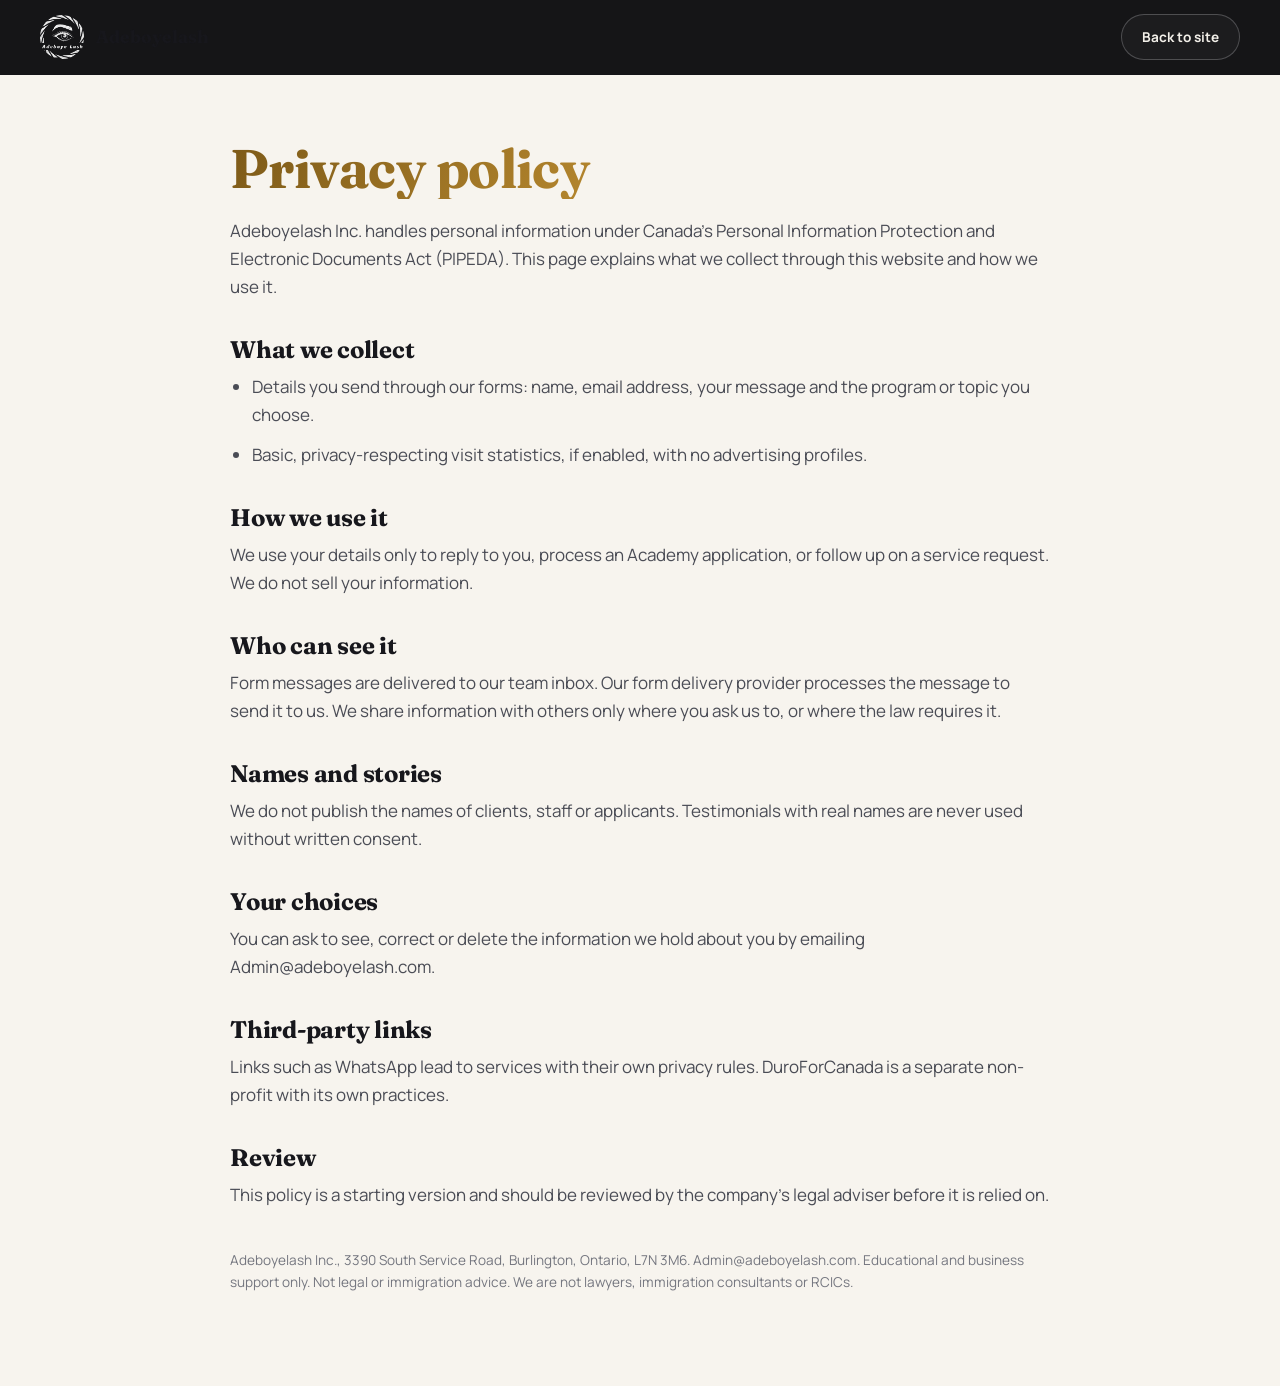
<file: privacy.html>
<!doctype html><html lang="en"><head><meta charset="utf-8"><meta name="viewport" content="width=device-width,initial-scale=1"><title>Privacy policy | Adeboyelash Inc.</title><meta name="robots" content="noindex"><link rel="icon" href="assets/favicon.png"><link href="https://fonts.googleapis.com/css2?family=Fraunces:opsz,wght@9..144,700&family=Manrope:wght@400;600;700&display=swap" rel="stylesheet"><link rel="stylesheet" href="style.css"></head><body class="paper">
<header class="nav scrolled"><div class="wrap nav-in"><a href="index.html" class="brand"><img src="assets/adeboyelash-logo.png" alt=""><span>Adeboyelash</span></a><a class="btn btn-ghost btn-sm" href="index.html">Back to site</a></div></header>
<main class="wrap legal"><h1 class="gold-text">Privacy policy</h1>
<p>Adeboyelash Inc. handles personal information under Canada's Personal Information Protection and Electronic Documents Act (PIPEDA). This page explains what we collect through this website and how we use it.</p>
<h2>What we collect</h2><ul><li>Details you send through our forms: name, email address, your message and the program or topic you choose.</li><li>Basic, privacy-respecting visit statistics, if enabled, with no advertising profiles.</li></ul>
<h2>How we use it</h2><p>We use your details only to reply to you, process an Academy application, or follow up on a service request. We do not sell your information.</p>
<h2>Who can see it</h2><p>Form messages are delivered to our team inbox. Our form delivery provider processes the message to send it to us. We share information with others only where you ask us to, or where the law requires it.</p>
<h2>Names and stories</h2><p>We do not publish the names of clients, staff or applicants. Testimonials with real names are never used without written consent.</p>
<h2>Your choices</h2><p>You can ask to see, correct or delete the information we hold about you by emailing Admin@adeboyelash.com.</p>
<h2>Third-party links</h2><p>Links such as WhatsApp lead to services with their own privacy rules. DuroForCanada is a separate non-profit with its own practices.</p>
<h2>Review</h2><p>This policy is a starting version and should be reviewed by the company's legal adviser before it is relied on.</p><p style="margin-top:40px;font-size:.85rem;color:var(--muted)">Adeboyelash Inc., 3390 South Service Road, Burlington, Ontario, L7N 3M6. Admin@adeboyelash.com. Educational and business support only. Not legal or immigration advice. We are not lawyers, immigration consultants or RCICs.</p></main></body></html>
</file>
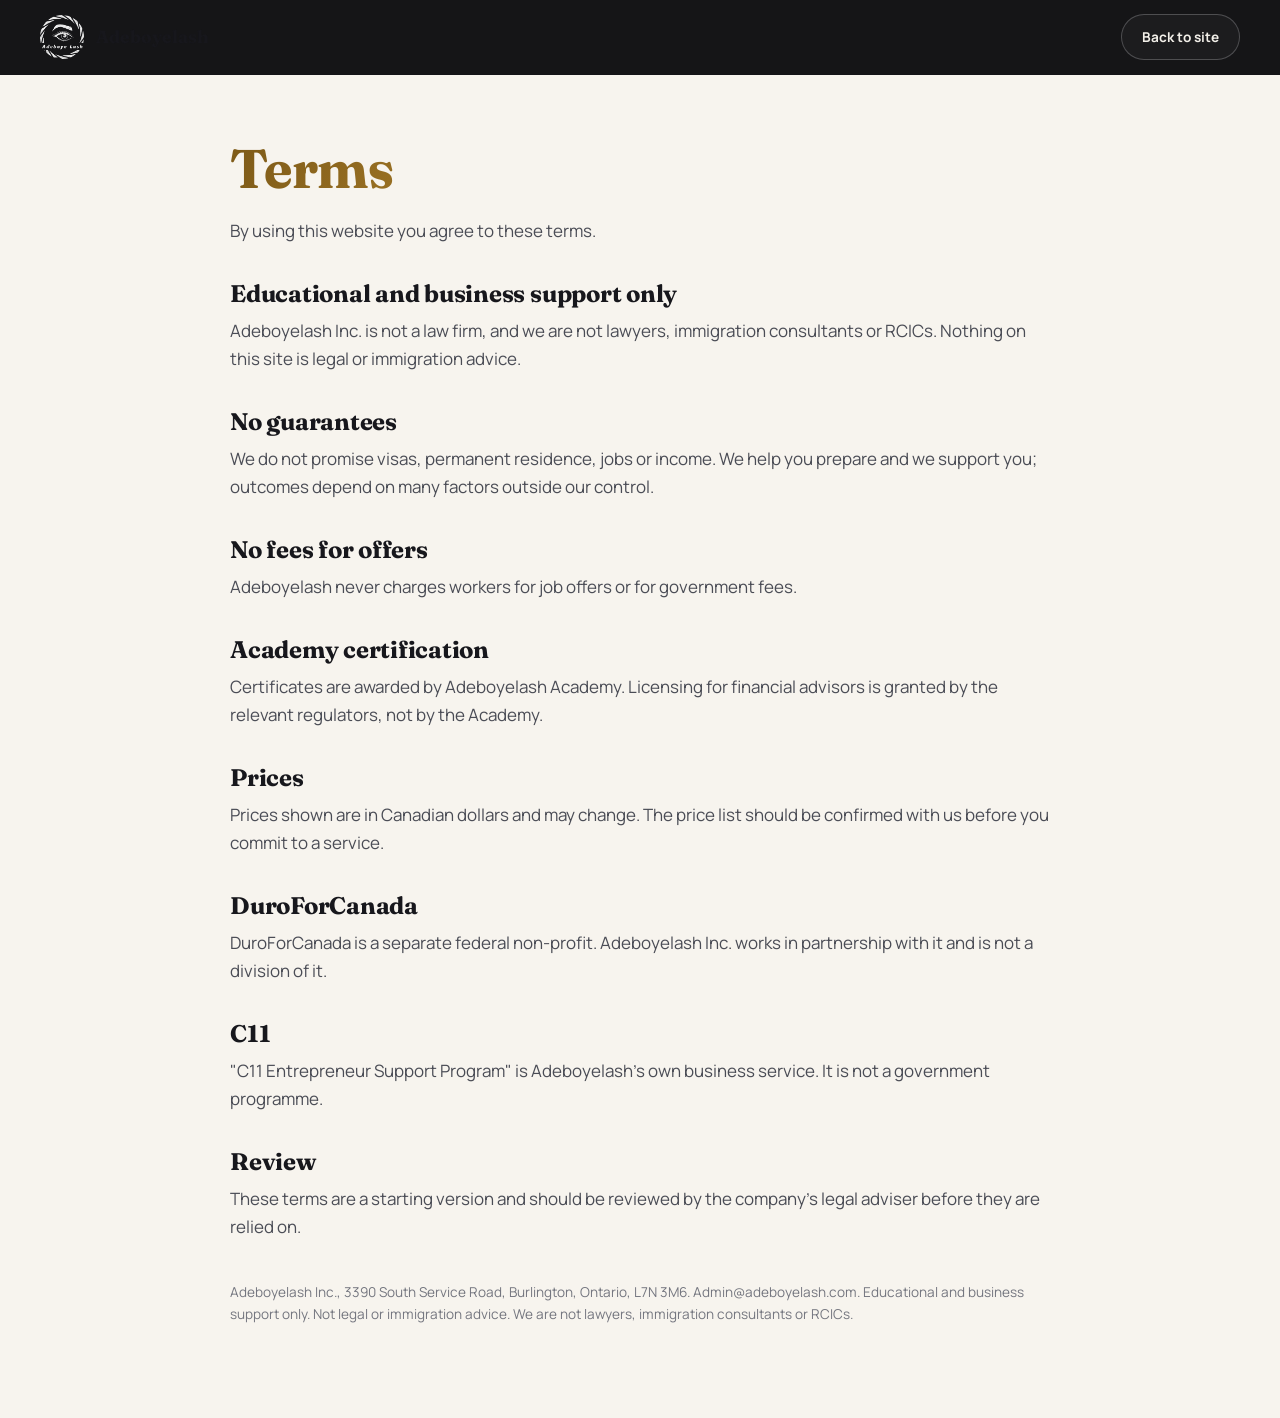
<file: terms.html>
<!doctype html><html lang="en"><head><meta charset="utf-8"><meta name="viewport" content="width=device-width,initial-scale=1"><title>Terms | Adeboyelash Inc.</title><meta name="robots" content="noindex"><link rel="icon" href="assets/favicon.png"><link href="https://fonts.googleapis.com/css2?family=Fraunces:opsz,wght@9..144,700&family=Manrope:wght@400;600;700&display=swap" rel="stylesheet"><link rel="stylesheet" href="style.css"></head><body class="paper">
<header class="nav scrolled"><div class="wrap nav-in"><a href="index.html" class="brand"><img src="assets/adeboyelash-logo.png" alt=""><span>Adeboyelash</span></a><a class="btn btn-ghost btn-sm" href="index.html">Back to site</a></div></header>
<main class="wrap legal"><h1 class="gold-text">Terms</h1>
<p>By using this website you agree to these terms.</p>
<h2>Educational and business support only</h2><p>Adeboyelash Inc. is not a law firm, and we are not lawyers, immigration consultants or RCICs. Nothing on this site is legal or immigration advice.</p>
<h2>No guarantees</h2><p>We do not promise visas, permanent residence, jobs or income. We help you prepare and we support you; outcomes depend on many factors outside our control.</p>
<h2>No fees for offers</h2><p>Adeboyelash never charges workers for job offers or for government fees.</p>
<h2>Academy certification</h2><p>Certificates are awarded by Adeboyelash Academy. Licensing for financial advisors is granted by the relevant regulators, not by the Academy.</p>
<h2>Prices</h2><p>Prices shown are in Canadian dollars and may change. The price list should be confirmed with us before you commit to a service.</p>
<h2>DuroForCanada</h2><p>DuroForCanada is a separate federal non-profit. Adeboyelash Inc. works in partnership with it and is not a division of it.</p>
<h2>C11</h2><p>"C11 Entrepreneur Support Program" is Adeboyelash's own business service. It is not a government programme.</p>
<h2>Review</h2><p>These terms are a starting version and should be reviewed by the company's legal adviser before they are relied on.</p><p style="margin-top:40px;font-size:.85rem;color:var(--muted)">Adeboyelash Inc., 3390 South Service Road, Burlington, Ontario, L7N 3M6. Admin@adeboyelash.com. Educational and business support only. Not legal or immigration advice. We are not lawyers, immigration consultants or RCICs.</p></main></body></html>
</file>
<file: style.css>
/* Adeboyelash Ecosystem — black, metallic gold, silver */
:root{
  --bg:#07070a; --bg2:#0d0d12; --card:#111117; --line:rgba(255,255,255,.09);
  --gold1:#8a6420; --gold2:#c99a3e; --gold3:#f3d78a; --gold:#d9ac4e;
  --text:#f2efe8; --silver:#b9bbc2; --muted:#8c8e97;
  --grad:linear-gradient(120deg,#9a7122 0%,#f3d78a 38%,#c99a3e 62%,#8a6420 100%);
  --r:22px; --maxw:1200px;
  --display:"Fraunces",Georgia,serif; --body:"Manrope",system-ui,-apple-system,"Segoe UI",sans-serif;
}
*{box-sizing:border-box;margin:0;padding:0}
html{scroll-behavior:smooth;scroll-padding-top:84px}
body{background:var(--bg);color:var(--text);font-family:var(--body);font-size:17px;line-height:1.65;-webkit-font-smoothing:antialiased;overflow-x:hidden}
img{max-width:100%;display:block}
a{color:inherit;text-decoration:none}
.wrap{width:min(var(--maxw),100% - 40px);margin-inline:auto}
.gold-text{background:var(--grad);-webkit-background-clip:text;background-clip:text;color:transparent}
h1,h2,h3{font-family:var(--display);font-weight:700;line-height:1.08;letter-spacing:-.01em}
h2{font-size:clamp(2rem,5vw,3.4rem)}
h3{font-size:1.35rem}
p{color:var(--silver)}
.eyebrow{display:inline-flex;align-items:center;gap:12px;font-size:.78rem;letter-spacing:.22em;text-transform:uppercase;color:var(--gold);font-weight:700;margin-bottom:18px}
.eyebrow::before{content:"";width:34px;height:1px;background:var(--grad)}
section{padding:clamp(72px,10vw,130px) 0;position:relative}
.lead{font-size:1.15rem;max-width:62ch}

/* progress bar */
#progress{position:fixed;top:0;left:0;height:3px;width:0;background:var(--grad);z-index:200}

/* nav */
header.nav{position:fixed;top:0;left:0;right:0;z-index:100;transition:background .3s,border-color .3s,backdrop-filter .3s;border-bottom:1px solid transparent}
header.nav.scrolled{background:rgba(7,7,10,.78);backdrop-filter:blur(16px);-webkit-backdrop-filter:blur(16px);border-color:var(--line)}
.nav-in{display:flex;align-items:center;justify-content:space-between;height:74px;gap:20px}
.brand{display:flex;align-items:center;gap:12px;font-family:var(--display);font-weight:700;font-size:1.1rem}
.brand img{width:44px;height:44px;object-fit:contain}
.menu{display:flex;gap:22px;align-items:center}
.menu a{font-size:.86rem;color:var(--silver);font-weight:600;transition:color .2s;position:relative}
.menu a:hover{color:var(--gold3)}
.menu a.active{color:var(--gold3)}
.menu a.active::after{content:"";position:absolute;left:0;right:0;bottom:-8px;height:2px;background:var(--grad)}
.btn{display:inline-flex;align-items:center;justify-content:center;gap:10px;padding:15px 28px;border-radius:999px;font-weight:700;font-size:.95rem;border:1px solid transparent;cursor:pointer;transition:transform .25s,box-shadow .25s,background .25s;font-family:var(--body);min-height:50px}
.btn-gold{background:var(--grad);color:#14100a;box-shadow:0 10px 30px -10px rgba(217,172,78,.55)}
.btn-gold:hover{transform:translateY(-3px);box-shadow:0 18px 40px -10px rgba(217,172,78,.7)}
.btn-ghost{border-color:rgba(255,255,255,.22);color:var(--text);background:rgba(255,255,255,.03)}
.btn-ghost:hover{border-color:var(--gold);color:var(--gold3);transform:translateY(-3px)}
.btn-sm{padding:11px 20px;min-height:42px;font-size:.85rem}
.burger{display:none;width:48px;height:48px;border-radius:14px;border:1px solid var(--line);background:rgba(255,255,255,.04);cursor:pointer;position:relative}
.burger span{position:absolute;left:14px;right:14px;height:2px;background:var(--gold3);transition:.3s}
.burger span:nth-child(1){top:18px}.burger span:nth-child(2){top:24px}.burger span:nth-child(3){top:30px}
.burger.open span:nth-child(1){top:24px;transform:rotate(45deg)}
.burger.open span:nth-child(2){opacity:0}
.burger.open span:nth-child(3){top:24px;transform:rotate(-45deg)}
@media(max-width:1180px){
  .burger{display:block}
  .nav-cta{display:none}
  .menu{position:fixed;inset:74px 0 auto 0;flex-direction:column;align-items:stretch;gap:0;background:rgba(7,7,10,.97);backdrop-filter:blur(20px);padding:10px 20px 28px;border-bottom:1px solid var(--line);transform:translateY(-120%);transition:transform .4s cubic-bezier(.2,.8,.2,1);max-height:calc(100vh - 74px);overflow:auto}
  .menu.open{transform:none}
  .menu a{padding:16px 4px;border-bottom:1px solid var(--line);font-size:1.05rem}
  .menu a.active::after{display:none}
  .menu .m-cta{display:flex;margin-top:18px}
}
.menu .m-cta{display:none}
@media(max-width:1180px){.menu .m-cta{display:inline-flex}}

/* hero */
.hero{min-height:100svh;display:flex;align-items:center;padding:130px 0 80px;overflow:hidden;
  background:
   radial-gradient(900px 600px at 78% 40%,rgba(217,172,78,.16),transparent 60%),
   radial-gradient(700px 500px at 5% 100%,rgba(138,100,32,.14),transparent 60%),
   var(--bg)}
.hero::before{content:"";position:absolute;inset:0;background:repeating-linear-gradient(115deg,transparent 0 46px,rgba(217,172,78,.045) 46px 47px);mask-image:linear-gradient(180deg,#000 30%,transparent);-webkit-mask-image:linear-gradient(180deg,#000 30%,transparent)}
#dust{position:absolute;inset:0;width:100%;height:100%;pointer-events:none}
.hero-grid{display:grid;grid-template-columns:1.15fr .85fr;gap:50px;align-items:center;position:relative}
.hero h1{font-size:clamp(2.7rem,7.2vw,5.6rem);margin-bottom:26px}
.hero h1 .line{display:block;overflow:hidden}
.hero h1 .line span{display:block;transform:translateY(110%);animation:rise 1.1s cubic-bezier(.2,.8,.2,1) forwards}
.hero h1 .line:nth-child(2) span{animation-delay:.15s}
.hero h1 .line:nth-child(3) span{animation-delay:.3s}
@keyframes rise{to{transform:none}}
.hero .sub{font-size:1.2rem;max-width:56ch;margin-bottom:34px;opacity:0;animation:fade 1s .7s forwards}
.hero .cta{display:flex;flex-wrap:wrap;gap:14px;opacity:0;animation:fade 1s .9s forwards}
.hero .tiny{margin-top:30px;font-size:.82rem;color:var(--muted);opacity:0;animation:fade 1s 1.1s forwards}
@keyframes fade{to{opacity:1}}
.emblem{position:relative;aspect-ratio:1;max-width:520px;margin-inline:auto;width:100%}
.emblem img.logo{position:absolute;inset:17%;width:66%;height:66%;object-fit:contain;filter:drop-shadow(0 0 40px rgba(217,172,78,.25));animation:float 7s ease-in-out infinite}
.emblem svg{position:absolute;inset:0;width:100%;height:100%}
.ring-a{transform-origin:50% 50%;animation:spin 60s linear infinite}
.ring-b{transform-origin:50% 50%;animation:spin 90s linear infinite reverse}
@keyframes spin{to{transform:rotate(360deg)}}
@keyframes float{50%{transform:translateY(-10px)}}
.scroll-hint{position:absolute;bottom:26px;left:50%;transform:translateX(-50%);width:26px;height:44px;border:1.5px solid rgba(255,255,255,.3);border-radius:20px}
.scroll-hint::after{content:"";position:absolute;left:50%;top:8px;width:4px;height:8px;margin-left:-2px;border-radius:2px;background:var(--gold);animation:wheel 1.8s infinite}
@keyframes wheel{0%{opacity:1;transform:translateY(0)}100%{opacity:0;transform:translateY(16px)}}
@media(max-width:900px){.hero-grid{grid-template-columns:1fr}.emblem{max-width:340px;order:-1;margin-bottom:-10px}.hero{padding-top:110px}.scroll-hint{display:none}}

/* reveal */
.rv{opacity:0;transform:translateY(34px);transition:opacity .9s cubic-bezier(.2,.8,.2,1),transform .9s cubic-bezier(.2,.8,.2,1)}
.rv.in{opacity:1;transform:none}
.rv.d1{transition-delay:.08s}.rv.d2{transition-delay:.16s}.rv.d3{transition-delay:.24s}.rv.d4{transition-delay:.32s}

/* spotlight cards */
.card{position:relative;background:linear-gradient(180deg,rgba(255,255,255,.04),rgba(255,255,255,.015));border:1px solid var(--line);border-radius:var(--r);padding:30px;overflow:hidden;transition:transform .35s,border-color .35s}
.card::before{content:"";position:absolute;inset:0;background:radial-gradient(420px circle at var(--mx,50%) var(--my,0%),rgba(217,172,78,.16),transparent 45%);opacity:0;transition:opacity .3s;pointer-events:none}
.card:hover{border-color:rgba(217,172,78,.45);transform:translateY(-5px)}
.card:hover::before{opacity:1}
.ico{width:54px;height:54px;border-radius:16px;display:grid;place-items:center;background:rgba(217,172,78,.08);border:1px solid rgba(217,172,78,.3);margin-bottom:20px}
.ico svg{width:26px;height:26px;stroke:var(--gold3);fill:none;stroke-width:1.5;stroke-linecap:round;stroke-linejoin:round}
.more{display:inline-flex;gap:8px;align-items:center;margin-top:18px;font-weight:700;font-size:.9rem;color:var(--gold)}
.more::after{content:"→";transition:transform .25s}
.card:hover .more::after{transform:translateX(5px)}

/* about */
.about-grid{display:grid;grid-template-columns:1fr 1fr;gap:60px;align-items:center}
.founder{aspect-ratio:4/5;border-radius:28px;position:relative;overflow:hidden;border:1px solid rgba(217,172,78,.35);background:radial-gradient(circle at 50% 30%,rgba(217,172,78,.2),transparent 60%),linear-gradient(160deg,#15151c,#0a0a0e);display:grid;place-items:center;text-align:center;padding:30px}
.founder .mono{font-family:var(--display);font-size:clamp(5rem,14vw,9rem);line-height:1;margin-bottom:10px}
.founder small{display:block;color:var(--muted);letter-spacing:.14em;text-transform:uppercase;font-size:.72rem}
.founder .corner{position:absolute;width:60px;height:60px;border:1.5px solid var(--gold);opacity:.7}
.founder .c1{top:18px;left:18px;border-right:0;border-bottom:0;border-radius:14px 0 0 0}
.founder .c2{bottom:18px;right:18px;border-left:0;border-top:0;border-radius:0 0 14px 0}
.proof{display:grid;grid-template-columns:repeat(2,1fr);gap:14px;margin:28px 0}
.proof div{padding:18px 20px;border:1px solid var(--line);border-radius:16px;background:rgba(255,255,255,.025)}
.proof b{display:block;font-family:var(--display);font-size:1.25rem;color:var(--gold3);line-height:1.2;margin-bottom:4px}
.proof span{font-size:.85rem;color:var(--muted)}
blockquote{border-left:2px solid var(--gold);padding:6px 0 6px 22px;margin-top:26px;font-family:var(--display);font-size:1.2rem;color:var(--text);font-style:italic;line-height:1.5}
blockquote cite{display:block;margin-top:10px;font-family:var(--body);font-style:normal;font-size:.85rem;color:var(--muted)}
@media(max-width:900px){.about-grid{grid-template-columns:1fr;gap:36px}.founder{aspect-ratio:16/11}}

/* ecosystem bento */
.eco{background:linear-gradient(180deg,var(--bg),var(--bg2) 50%,var(--bg))}
.sec-head{max-width:760px;margin-bottom:54px}
.sec-head p{margin-top:18px;font-size:1.1rem}
.bento{display:grid;grid-template-columns:repeat(12,1fr);gap:18px}
.b-ads{grid-column:span 5}.b-acad{grid-column:span 4}.b-rssn{grid-column:span 3}
.b-nova{grid-column:span 4}.b-adv{grid-column:span 4}.b-wom{grid-column:span 4}
.b-duro{grid-column:span 12;display:grid;grid-template-columns:auto 1fr auto;gap:32px;align-items:center;border-style:dashed;border-color:rgba(217,172,78,.5)}
.b-duro img{width:110px}
.tag{display:inline-block;font-size:.7rem;letter-spacing:.14em;text-transform:uppercase;border:1px solid rgba(217,172,78,.5);color:var(--gold);padding:5px 12px;border-radius:999px;margin-bottom:14px;font-weight:700}
.diagram{margin:0 auto 54px;max-width:760px}
.diagram svg{width:100%;height:auto}
.diagram text{font-family:var(--body);fill:var(--silver);font-size:13px;font-weight:700}
@media(max-width:900px){.bento{grid-template-columns:1fr}.bento>*{grid-column:auto!important}.b-duro{grid-template-columns:1fr;text-align:left}.b-duro img{width:90px}}

/* academy */
.academy{background:radial-gradient(800px 500px at 90% 0,rgba(217,172,78,.1),transparent 60%),var(--bg)}
.acad-grid{display:grid;grid-template-columns:repeat(3,1fr);gap:20px}
.acad-card{padding:36px 30px;display:flex;flex-direction:column}
.acad-card .num{font-family:var(--display);font-size:4.2rem;line-height:1;opacity:.9;margin-bottom:6px}
.acad-card .dur{display:inline-block;font-size:.75rem;letter-spacing:.12em;text-transform:uppercase;color:var(--gold);font-weight:700;margin-bottom:14px}
.acad-card ul{list-style:none;margin:20px 0 0;display:grid;gap:9px}
.acad-card li{font-size:.92rem;color:var(--silver);padding-left:24px;position:relative}
.acad-card li::before{content:"";position:absolute;left:0;top:.62em;width:12px;height:1px;background:var(--grad)}
.acad-card .fine{margin-top:auto;padding-top:22px;font-size:.82rem;color:var(--muted)}
@media(max-width:980px){.acad-grid{grid-template-columns:1fr}}
.marquee{margin:60px 0 10px;overflow:hidden;border-block:1px solid var(--line);padding:22px 0;mask-image:linear-gradient(90deg,transparent,#000 8%,#000 92%,transparent);-webkit-mask-image:linear-gradient(90deg,transparent,#000 8%,#000 92%,transparent)}
.marq-label{font-size:.78rem;letter-spacing:.2em;text-transform:uppercase;color:var(--muted);margin-top:56px;font-weight:700}
.track{display:flex;gap:14px;width:max-content;animation:marq 55s linear infinite}
.marquee:hover .track{animation-play-state:paused}
.track span{white-space:nowrap;padding:10px 22px;border:1px solid rgba(217,172,78,.35);border-radius:999px;font-size:.92rem;color:var(--gold3);background:rgba(217,172,78,.05)}
@keyframes marq{to{transform:translateX(-50%)}}
.price-block{margin-top:40px;display:grid;grid-template-columns:1fr auto;gap:30px;align-items:center;padding:36px;border-radius:26px;border:1px solid rgba(217,172,78,.45);background:linear-gradient(120deg,rgba(217,172,78,.12),rgba(217,172,78,.02))}
.price-block .amt{font-family:var(--display);font-size:clamp(2.4rem,6vw,4rem);line-height:1}
.price-block small{display:block;margin-top:10px;color:var(--muted);font-size:.85rem}
@media(max-width:760px){.price-block{grid-template-columns:1fr;padding:26px}}

/* forms */
form{display:grid;gap:14px}
.fgrid{display:grid;grid-template-columns:1fr 1fr;gap:14px}
@media(max-width:620px){.fgrid{grid-template-columns:1fr}}
label{font-size:.8rem;letter-spacing:.08em;text-transform:uppercase;color:var(--muted);font-weight:700;display:grid;gap:8px}
input,select,textarea{width:100%;font:inherit;font-size:1rem;color:var(--text);background:rgba(255,255,255,.04);border:1px solid var(--line);border-radius:14px;padding:15px 16px;outline:none;transition:border-color .2s,background .2s;min-height:52px}
select{appearance:none;background-image:linear-gradient(45deg,transparent 50%,var(--gold) 50%),linear-gradient(135deg,var(--gold) 50%,transparent 50%);background-position:calc(100% - 22px) 50%,calc(100% - 16px) 50%;background-size:6px 6px;background-repeat:no-repeat}
select option{background:#14141a;color:var(--text)}
textarea{min-height:130px;resize:vertical}
input:focus,select:focus,textarea:focus{border-color:var(--gold);background:rgba(217,172,78,.05)}
.hp{position:absolute;left:-9999px;opacity:0;height:0;width:0}
.form-msg{display:none;padding:16px 18px;border-radius:14px;border:1px solid rgba(217,172,78,.5);background:rgba(217,172,78,.1);color:var(--gold3);font-weight:600}
.form-msg.err{border-color:rgba(255,120,120,.5);background:rgba(255,120,120,.08);color:#ffb3b3}
.form-msg.show{display:block}
.apply{margin-top:50px;padding:36px;border-radius:26px;border:1px solid var(--line);background:rgba(255,255,255,.025)}
.apply h3{margin-bottom:6px}.apply>p{margin-bottom:24px}

/* services */
.notice{display:flex;gap:14px;align-items:flex-start;padding:18px 22px;border-radius:16px;border:1px solid rgba(217,172,78,.5);background:rgba(217,172,78,.07);color:var(--gold3);font-weight:600;font-size:.95rem;margin-bottom:34px}
.notice svg{flex:none;width:22px;height:22px;stroke:var(--gold);fill:none;stroke-width:1.7;margin-top:2px}
.price-grid{display:grid;grid-template-columns:repeat(3,1fr);gap:18px}
.svc{display:flex;flex-direction:column;padding:28px}
.svc h3{font-size:1.2rem;margin-bottom:8px}
.svc .price{font-family:var(--display);font-size:1.9rem;margin:10px 0 12px;line-height:1.1}
.svc p{font-size:.92rem;flex:1}
.svc .who{margin-top:12px;font-size:.8rem;color:var(--muted)}
.svc .btn{margin-top:20px}
.svc.hero-card{grid-column:span 2;grid-row:span 2;padding:42px;border-color:rgba(217,172,78,.7);background:radial-gradient(500px 300px at 100% 0,rgba(217,172,78,.2),transparent 60%),linear-gradient(180deg,rgba(255,255,255,.05),rgba(255,255,255,.015));box-shadow:0 0 70px -20px rgba(217,172,78,.4)}
.svc.hero-card h3{font-size:2rem}
.svc.hero-card .price{font-size:3.6rem}
.svc.hero-card p{font-size:1.02rem}
.flag{align-self:flex-start;font-size:.7rem;letter-spacing:.16em;text-transform:uppercase;font-weight:800;padding:6px 14px;border-radius:999px;background:var(--grad);color:#14100a;margin-bottom:18px}
@media(max-width:980px){.price-grid{grid-template-columns:1fr 1fr}.svc.hero-card{grid-column:span 2;grid-row:auto}}
@media(max-width:640px){.price-grid{grid-template-columns:1fr}.svc.hero-card{grid-column:auto;padding:30px}.svc.hero-card .price{font-size:2.8rem}}

/* duro */
.duro{background:radial-gradient(700px 500px at 15% 50%,rgba(217,172,78,.12),transparent 60%),var(--bg2);border-block:1px solid var(--line)}
.duro-grid{display:grid;grid-template-columns:.8fr 1.2fr;gap:60px;align-items:center}
.duro-logo{display:grid;place-items:center;aspect-ratio:1;max-width:400px;margin-inline:auto;position:relative}
.duro-logo::before{content:"";position:absolute;inset:6%;border-radius:50%;border:1px solid rgba(217,172,78,.3);animation:spin 80s linear infinite;border-top-color:var(--gold)}
.duro-logo img{width:72%;position:relative;filter:drop-shadow(0 0 40px rgba(217,172,78,.25))}
.ticks{list-style:none;display:grid;gap:12px;margin:24px 0 30px}
.ticks li{padding-left:34px;position:relative;color:var(--silver)}
.ticks li::before{content:"";position:absolute;left:0;top:.35em;width:20px;height:20px;border-radius:50%;border:1px solid var(--gold);background:radial-gradient(circle,var(--gold) 30%,transparent 35%)}
.sep-note{padding:18px 22px;border-left:2px solid var(--gold);background:rgba(255,255,255,.03);border-radius:0 14px 14px 0;margin:22px 0;color:var(--text);font-weight:600}
.rules{font-size:.9rem;color:var(--muted);margin-bottom:28px}
@media(max-width:900px){.duro-grid{grid-template-columns:1fr;gap:30px}.duro-logo{max-width:280px}}

/* rssn + nova + careers */
.two{display:grid;grid-template-columns:1fr 1fr;gap:20px}
@media(max-width:820px){.two{grid-template-columns:1fr}}
.tier{padding:36px}
.tier .price{font-family:var(--display);font-size:3rem;line-height:1;margin:12px 0}
.nova{overflow:hidden;background:radial-gradient(600px 400px at 85% 50%,rgba(217,172,78,.12),transparent 60%),var(--bg)}
.nova-grid{display:grid;grid-template-columns:1.1fr .9fr;gap:50px;align-items:center}
.orb{aspect-ratio:1;max-width:380px;margin-inline:auto;width:100%;border-radius:50%;position:relative;background:radial-gradient(circle at 35% 30%,rgba(243,215,138,.55),rgba(201,154,62,.2) 35%,rgba(10,10,14,.9) 70%);box-shadow:0 0 120px -10px rgba(217,172,78,.45),inset 0 0 60px rgba(217,172,78,.2);animation:float 8s ease-in-out infinite}
.orb::before,.orb::after{content:"";position:absolute;border-radius:50%;border:1px solid rgba(217,172,78,.4);inset:-8%}
.orb::after{inset:-18%;border-color:rgba(217,172,78,.18);animation:spin 40s linear infinite;border-top-color:var(--gold)}
.orb span{position:absolute;inset:0;display:grid;place-items:center;font-family:var(--display);font-size:2.6rem;letter-spacing:.04em;color:#fff6dc;font-weight:800;text-shadow:0 2px 24px rgba(0,0,0,.6)}
@media(max-width:820px){.nova-grid{grid-template-columns:1fr}.orb{max-width:240px}}
.careers .role{display:flex;justify-content:space-between;gap:20px;align-items:center;flex-wrap:wrap}
.trust{background:var(--bg2);border-block:1px solid var(--line)}
.trust-grid{display:grid;grid-template-columns:repeat(3,1fr);gap:18px}
.trust-grid .card{padding:26px}
.trust-grid b{display:block;font-family:var(--display);color:var(--gold3);font-size:1.1rem;line-height:1.3;margin-bottom:8px}
.trust-grid span{font-size:.9rem;color:var(--silver)}
@media(max-width:980px){.trust-grid{grid-template-columns:1fr 1fr}}
@media(max-width:560px){.trust-grid{grid-template-columns:1fr}}
.trust-links{margin-top:26px;display:flex;gap:22px;flex-wrap:wrap}
.trust-links a{color:var(--gold);font-weight:700;border-bottom:1px solid rgba(217,172,78,.4)}

/* contact */
.contact-grid{display:grid;grid-template-columns:.85fr 1.15fr;gap:50px}
.info-list{list-style:none;display:grid;gap:18px;margin-top:30px}
.info-list li{display:flex;gap:16px;align-items:flex-start}
.info-list .ico{margin:0;flex:none;width:46px;height:46px}
.info-list b{display:block;font-size:.75rem;letter-spacing:.14em;text-transform:uppercase;color:var(--muted);margin-bottom:3px}
.info-list a:hover{color:var(--gold3)}
.form-card{padding:36px}
@media(max-width:900px){.contact-grid{grid-template-columns:1fr;gap:34px}.form-card{padding:26px}}

/* footer */
footer{padding:70px 0 120px;border-top:1px solid var(--line);background:#050507}
.f-logos{display:flex;gap:36px;align-items:center;flex-wrap:wrap;margin-bottom:40px}
.f-logos .div{width:1px;height:70px;background:var(--line)}
.f-logos img.a{height:84px}
.f-logos img.d{height:84px}
.f-top{display:grid;grid-template-columns:1.4fr 1fr 1fr;gap:40px;margin-bottom:40px}
.f-top h4{font-size:.78rem;letter-spacing:.2em;text-transform:uppercase;color:var(--gold);margin-bottom:16px}
.f-top a{display:block;color:var(--silver);padding:5px 0;font-size:.95rem}
.f-top a:hover{color:var(--gold3)}
.f-top p{font-size:.92rem}
.disclaimer{padding:22px 24px;border:1px solid var(--line);border-radius:16px;font-size:.85rem;color:var(--muted);line-height:1.7}
.disclaimer b{color:var(--silver)}
.copy{margin-top:26px;font-size:.82rem;color:var(--muted)}
@media(max-width:820px){.f-top{grid-template-columns:1fr}.f-logos .div{display:none}}

/* floating whatsapp */
.wa{position:fixed;right:18px;bottom:18px;z-index:150;display:flex;align-items:center;gap:10px;padding:0 20px 0 16px;height:58px;border-radius:999px;background:#25d366;color:#052b14;font-weight:800;font-size:.92rem;box-shadow:0 14px 34px -8px rgba(37,211,102,.55);transition:transform .25s}
.wa:hover{transform:translateY(-4px) scale(1.03)}
.wa svg{width:28px;height:28px;fill:#052b14}
.wa::before{content:"";position:absolute;inset:0;border-radius:999px;border:2px solid #25d366;animation:ping 2.4s infinite}
@keyframes ping{0%{transform:scale(1);opacity:.7}100%{transform:scale(1.35,1.5);opacity:0}}
@media(max-width:560px){.wa span{display:none}.wa{width:60px;padding:0;justify-content:center}}

/* legal pages */
.legal{padding:140px 0 80px;max-width:820px}
.legal h1{font-size:clamp(2.2rem,5vw,3.4rem);margin-bottom:18px}
.legal h2{font-size:1.5rem;margin:36px 0 10px}
.legal p,.legal li{color:var(--silver);margin-bottom:12px}
.legal ul{padding-left:22px}

@media(prefers-reduced-motion:reduce){
  /* keep gentle fades, stop the continuous movement */
  .ring-a,.ring-b,.emblem img.logo,.orb,.orb::after,.duro-logo::before,.track,.wa::before,.scroll-hint::after{animation:none!important}
  .rv{transform:none;transition:opacity .8s ease}
  .hero h1 .line span{transform:none;opacity:0;animation:fade .9s forwards}
  html{scroll-behavior:auto}
}

/* touch phones: no hover, so the effects follow scrolling and touch instead */
.emblem{will-change:transform}
.btn:active,.r-btn:active{transform:scale(.97)}
@media(hover:none){
  .card{--mx:50%;--my:25%}
  .card.lit{border-color:rgba(217,172,78,.5);transform:translateY(-4px)}
  .card.lit::before{opacity:1}
  .card.lit .more::after{transform:translateX(5px)}
  .row.lit{background:rgba(217,172,78,.07)}
  .card:hover{transform:none}
  .card.lit:hover{transform:translateY(-4px)}
  .row:hover{padding-left:6px}
  section.light .card.lit{border-color:rgba(154,111,28,.6)}
}

/* services board */
.featwrap{margin-bottom:28px}
.svc.hero-card{grid-column:auto;grid-row:auto;max-width:none}
.svc.hero-card .btn{align-self:flex-start;padding-inline:40px}
.board{border-top:1px solid var(--line)}
.row{display:grid;grid-template-columns:1fr auto auto;gap:28px;align-items:center;padding:26px 6px;border-bottom:1px solid var(--line);transition:background .3s,padding .3s}
.row:hover{background:rgba(217,172,78,.05);padding-left:18px}
.row h3{font-size:1.25rem;margin-bottom:4px}
.row p{font-size:.95rem;max-width:60ch}
.row .who{display:block;margin-top:6px;font-size:.8rem;color:var(--muted)}
.r-price{font-family:var(--display);font-size:1.6rem;color:var(--gold3);white-space:nowrap;font-weight:700}
.r-btn{font-weight:700;font-size:.9rem;color:var(--gold);border:1px solid rgba(217,172,78,.45);border-radius:999px;padding:11px 22px;white-space:nowrap;transition:background .25s,color .25s}
.r-btn:hover{background:var(--gold);color:#14100a}
@media(max-width:760px){.row{grid-template-columns:1fr auto;gap:12px 16px}.r-main{grid-column:1/-1}.row:hover{padding-left:6px}}
.founder img{filter:drop-shadow(0 0 30px rgba(217,172,78,.2))}
.founder small{line-height:1.7;font-size:.8rem}

figure.founder{display:block;padding:0;aspect-ratio:4/5;margin:0}
figure.founder img{width:100%;height:100%;object-fit:cover;object-position:50% 20%}
figure.founder::after{content:"";position:absolute;inset:auto 0 0 0;height:45%;background:linear-gradient(180deg,transparent,rgba(7,7,10,.92))}
figure.founder figcaption{position:absolute;left:26px;bottom:24px;z-index:2;text-align:left}
figure.founder figcaption b{display:block;font-family:var(--display);font-size:1.35rem;color:var(--text)}
figure.founder figcaption span{font-size:.78rem;letter-spacing:.16em;text-transform:uppercase;color:var(--gold)}
@media(max-width:900px){figure.founder{aspect-ratio:4/5;max-width:420px;margin-inline:auto}}

/* no dash before labels */
.eyebrow::before{display:none}
.eyebrow{gap:0}
.acad-card li{padding-left:18px}
.acad-card li::before{width:6px;height:6px;border-radius:50%;top:.7em;background:var(--gold)}

/* light sections */
section.light{
  --bg:#f7f4ee; --text:#17171c; --silver:#4a4c55; --muted:#74767f; --line:rgba(20,20,28,.13);
  --gold:#9a6f1c; --gold3:#8a6420;
  --grad:linear-gradient(120deg,#7d5a18 0%,#b8892f 50%,#8a6420 100%);
  background:#f7f4ee; color:var(--text);
}
section.light h1,section.light h2,section.light h3{color:#17171c}
section.light .card{background:#fff;border-color:var(--line);box-shadow:0 10px 30px -18px rgba(30,25,10,.25)}
section.light .card:hover{border-color:rgba(154,111,28,.6)}
section.light .card::before{background:radial-gradient(420px circle at var(--mx,50%) var(--my,0%),rgba(217,172,78,.18),transparent 45%)}
section.light .ico{background:rgba(154,111,28,.08);border-color:rgba(154,111,28,.35)}
section.light .ico svg{stroke:#8a6420}
section.light .btn-ghost{border-color:rgba(20,20,28,.3);color:#17171c;background:transparent}
section.light .btn-ghost:hover{border-color:#9a6f1c;color:#8a6420}
section.light .proof div{background:#fff}
section.light input,section.light select,section.light textarea{background:#fff;color:#17171c;border-color:rgba(20,20,28,.2)}
section.light select option{background:#fff;color:#17171c}
section.light input:focus,section.light select:focus,section.light textarea:focus{background:#fffaf0;border-color:#9a6f1c}
section.light label{color:#5d5f68}
section.light .apply{background:#fff;border-color:var(--line)}
section.light .price-block{background:linear-gradient(120deg,rgba(217,172,78,.22),rgba(217,172,78,.05));border-color:rgba(154,111,28,.5)}
section.light .price-block p{color:#17171c}
section.light .marquee{border-color:var(--line)}
section.light .track span{background:rgba(154,111,28,.07);border-color:rgba(154,111,28,.4);color:#6f4f12}
section.light .tag{border-color:rgba(154,111,28,.5);color:#8a6420}
section.light .form-msg{background:rgba(154,111,28,.1);color:#6f4f12;border-color:rgba(154,111,28,.5)}
section.light .info-list a:hover{color:#8a6420}
section.light .eyebrow{color:#8a6420}
section.light .academy-fix{}
section.academy.light{background:#f7f4ee}
figure.founder figcaption b{color:#f2efe8}
figure.founder figcaption span{color:#d9ac4e}
section.light .founder{border-color:rgba(154,111,28,.4)}
header.nav.scrolled{background:rgba(7,7,10,.94)}
section.light .btn-gold{background:linear-gradient(120deg,#c99a3e 0%,#f3d78a 45%,#c99a3e 100%);color:#14100a;box-shadow:0 10px 26px -12px rgba(138,100,32,.6)}

section.light.white{background:#fff}
body.paper{--bg:#f7f4ee;--text:#17171c;--silver:#4a4c55;--muted:#74767f;--line:rgba(20,20,28,.13);--gold:#9a6f1c;--gold3:#8a6420;--grad:linear-gradient(120deg,#7d5a18 0%,#b8892f 50%,#8a6420 100%);background:#f7f4ee;color:#17171c}
body.paper header.nav{--text:#f2efe8;--silver:#b9bbc2;--gold:#d9ac4e;--gold3:#f3d78a}
section.light.white .card{background:#faf7f1}
section.light.white .apply{background:#faf7f1}
section.light.white input,section.light.white select,section.light.white textarea{background:#fff}
section.light .row:hover{background:rgba(154,111,28,.07)}
section.light .notice{background:rgba(154,111,28,.08);border-color:rgba(154,111,28,.5);color:#6f4f12}
section.light .notice svg{stroke:#8a6420}
section.light .svc.hero-card{background:radial-gradient(500px 300px at 100% 0,rgba(217,172,78,.25),transparent 60%),#fff;border-color:rgba(154,111,28,.7);box-shadow:0 20px 50px -25px rgba(138,100,32,.5)}
</file>
